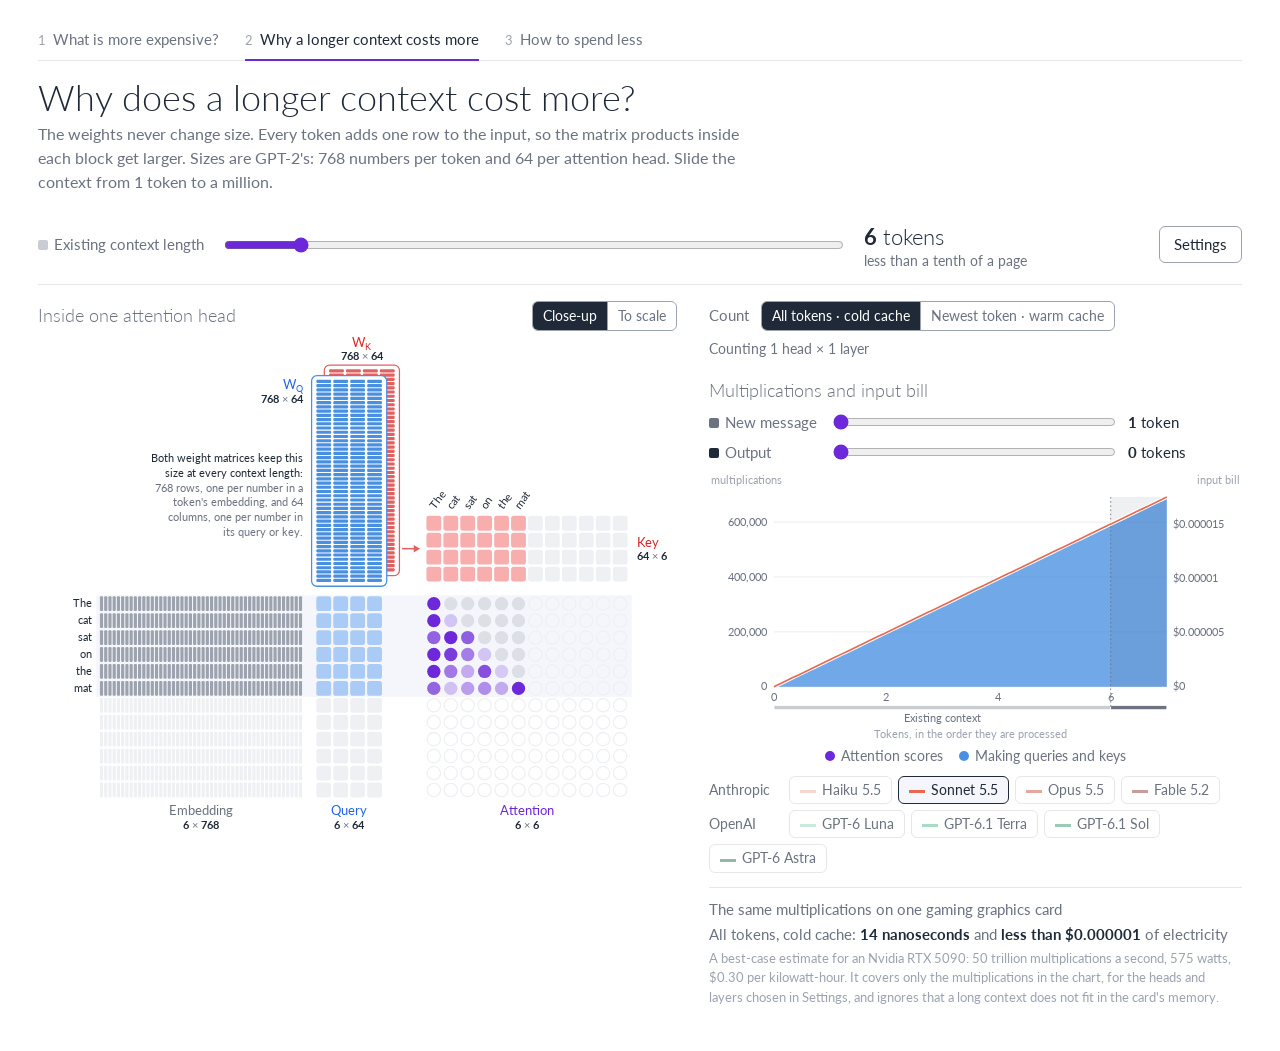
<file: index.html>
<!DOCTYPE html>
<html lang="en">
<head>
<meta charset="utf-8">
<meta name="viewport" content="width=device-width, initial-scale=1">
<title>Why a longer context costs more</title>
<link rel="preconnect" href="https://fonts.googleapis.com">
<link rel="preconnect" href="https://fonts.gstatic.com" crossorigin>
<link href="https://fonts.googleapis.com/css2?family=Lato:wght@300;400;700&display=swap" rel="stylesheet">
<style>
/* Layout: an airy white sheet. Left, one figure: token lanes run left to right
   through Embedding, Query and the Attention dot grid; the fixed weights and
   the Keys sit on top, so every cell is the row to its left times the column
   above it. Right, the two counts and the growth chart. */
:root {
  color-scheme: light;
  --bg: #ffffff;
  --ink: #1f2937;
  --ink-2: #6b7280;
  --ink-3: #9ca3af;
  --rule: #e5e7eb;
  --slot: #eef0f3;
  --lane: #f4f6fb;
  --emb: #9ca3af;
  --q: #4a90e2;
  --q-soft: #a9cbf5;
  --k: #e2605f;
  --k-soft: #f9aeae;
  --att: #6d28d9;
  --warm: #e2b100;
  --m1: #f2a48f; --m2: #e8694f; --m3: #c23e29; --m4: #86261a;
  --m5: #86d3b1; --m6: #3fb37f; --m7: #1e8c5e; --m8: #12603f;
  --bw: #2e9e6b;
  --br: #a9dcc3;
  --mask: #dcdfe6;
  --q-text: #2563eb;
  --k-text: #dc2626;
  --att-text: #6d28d9;
  --font: "Lato", "Segoe UI", "Helvetica Neue", Arial, sans-serif;
}
@media (prefers-color-scheme: dark) {
  :root:not([data-theme="light"]) {
    color-scheme: dark;
    --bg: #14161c;
    --ink: #e8eaf0;
    --ink-2: #a3a9b8;
    --ink-3: #737a8c;
    --rule: #2a2f3a;
    --slot: #20242d;
    --lane: #191c24;
    --emb: #7b8394;
    --q: #2f74c9;
    --q-soft: #27518a;
    --k: #c95252;
    --k-soft: #8f4444;
    --att: #a07be8;
  --warm: #d9ad1c;
  --m1: #f6c0b1; --m2: #ee8a74; --m3: #dc5f49; --m4: #b8432f;
  --m5: #a9e2c8; --m6: #5fc797; --m7: #37a676; --m8: #23825a;
  --bw: #3aa97a;
  --br: #2b5f4a;
    --mask: #333844;
    --q-text: #7fb0ff;
    --k-text: #f58c8c;
    --att-text: #b9a2ff;
  }
}
:root[data-theme="dark"] {
  color-scheme: dark;
  --bg: #14161c;
  --ink: #e8eaf0;
  --ink-2: #a3a9b8;
  --ink-3: #737a8c;
  --rule: #2a2f3a;
  --slot: #20242d;
  --lane: #191c24;
  --emb: #7b8394;
  --q: #2f74c9;
  --q-soft: #27518a;
  --k: #c95252;
  --k-soft: #8f4444;
  --att: #a07be8;
  --warm: #d9ad1c;
  --m1: #f6c0b1; --m2: #ee8a74; --m3: #dc5f49; --m4: #b8432f;
  --m5: #a9e2c8; --m6: #5fc797; --m7: #37a676; --m8: #23825a;
  --bw: #3aa97a;
  --br: #2b5f4a;
  --mask: #333844;
  --q-text: #7fb0ff;
  --k-text: #f58c8c;
  --att-text: #b9a2ff;
}

* { box-sizing: border-box; }
html, body { margin: 0; }
body {
  background: var(--bg);
  color: var(--ink);
  font-family: var(--font);
  font-size: 15px;
  line-height: 1.5;
}
.wrap {
  max-width: 1260px;
  margin: 0 auto;
  padding: 22px 28px 44px;
  display: flex;
  flex-direction: column;
  gap: 16px;
}

/* Navigation between the three pages (the same markup and rules are in site.css) */
.site-nav { display: flex; flex-wrap: wrap; gap: 0 26px; border-bottom: 1px solid var(--rule); font-size: 15px; }
.site-nav a {
  display: inline-flex; align-items: baseline; gap: 7px; padding: 6px 0 8px; margin-bottom: -1px;
  border-bottom: 2px solid transparent; color: var(--ink-2); text-decoration: none;
}
.site-nav a:hover { color: var(--ink); }
.site-nav a[aria-current="page"] { color: var(--ink); border-bottom-color: var(--att); }
.site-nav a:focus-visible { outline: 3px solid var(--q); outline-offset: 2px; }
.site-nav .num { font-size: 13px; color: var(--ink-3); font-variant-numeric: tabular-nums; }

header { display: flex; flex-direction: column; gap: 4px; }
h1 {
  font-weight: 300;
  font-size: clamp(26px, 2.8vw, 36px);
  line-height: 1.15;
  margin: 0;
  text-wrap: balance;
}
.lede { margin: 0; color: var(--ink-2); font-size: 16px; max-width: 80ch; }

/* Controls */
.controls {
  display: flex;
  flex-wrap: wrap;
  align-items: center;
  gap: 10px 18px;
  padding: 10px 0 14px;
  border-bottom: 1px solid var(--rule);
}
.controls label { color: var(--ink-2); }
.controls input[type="range"] {
  flex: 1 1 200px;
  max-width: 620px;
  min-width: 150px;
  accent-color: var(--att);
  height: 24px;
}
.n-out { font-size: 22px; font-weight: 300; font-variant-numeric: tabular-nums; min-width: 9.6em; }
.n-out b { font-weight: 700; }
.n-out .pages { display: block; font-size: 14px; font-weight: 400; color: var(--ink-2); line-height: 1.2; }
.buttons { display: flex; flex-wrap: wrap; gap: 8px; margin-left: auto; }
button {
  font: inherit;
  padding: 6px 14px;
  border-radius: 6px;
  border: 1px solid var(--ink-3);
  background: transparent;
  color: var(--ink);
  cursor: pointer;
}
button.primary { background: var(--att); border-color: var(--att); color: var(--bg); font-weight: 700; }
button:hover:not(:disabled) { background: var(--slot); }
button.primary:hover:not(:disabled) { background: var(--att); filter: brightness(1.12); }
button:disabled { opacity: 0.4; cursor: default; }
button:focus-visible, input:focus-visible { outline: 3px solid var(--q); outline-offset: 2px; }

/* Main */
main {
  display: grid;
  grid-template-columns: minmax(0, 6fr) minmax(0, 5fr);
  gap: 32px;
  align-items: start;
}
.stage-title, .side h2, .below h2 {
  margin: 0;
  font-size: 18px;
  font-weight: 300;
  color: var(--ink-2);
}
.stage { display: flex; flex-direction: column; gap: 6px; max-width: 700px; }
.stage-head { display: flex; flex-wrap: wrap; justify-content: space-between; align-items: center; gap: 8px 16px; }
.seg { display: inline-flex; border: 1px solid var(--ink-3); border-radius: 6px; overflow: hidden; }
.seg button { border: 0; border-radius: 0; padding: 4px 10px; font-size: 13.5px; color: var(--ink-2); white-space: nowrap; }
.seg button + button { border-left: 1px solid var(--ink-3); }
.seg button[aria-pressed="true"] { background: var(--ink); color: var(--bg); }
.seg button:focus-visible { outline-offset: -3px; }
.settings { position: relative; margin-left: auto; }
.settings summary {
  list-style: none; cursor: pointer; padding: 6px 14px; border: 1px solid var(--ink-3); border-radius: 6px; color: var(--ink);
}
.settings summary::-webkit-details-marker { display: none; }
.settings summary:hover, .settings[open] summary { background: var(--slot); }
.settings summary:focus-visible { outline: 3px solid var(--q); outline-offset: 2px; }
.settings-panel {
  position: absolute; right: 0; top: calc(100% + 6px); z-index: 5; width: min(300px, 86vw);
  display: grid; grid-template-columns: 1fr 88px; gap: 10px 12px; align-items: center;
  padding: 14px; background: var(--bg); border: 1px solid var(--rule); border-radius: 8px;
  box-shadow: 0 8px 24px rgba(0, 0, 0, 0.14);
}
.settings-panel .wide, .settings-panel select { grid-column: 1 / -1; }
.settings-panel .wide { margin-bottom: -6px; }
.settings-panel input, .settings-panel select {
  font: inherit; width: 100%; padding: 5px 8px; border: 1px solid var(--ink-3); border-radius: 6px;
  background: var(--bg); color: var(--ink); font-variant-numeric: tabular-nums;
}
.settings-row, .settings-panel .hint { grid-column: 1 / -1; }
.settings-row { display: flex; flex-wrap: wrap; gap: 8px; }
.gpu { margin-top: 14px; padding-top: 10px; border-top: 1px solid var(--rule); display: flex; flex-direction: column; gap: 3px; }
.gpu p { margin: 0; }
.gpu-head { color: var(--ink-2); }
#gpu-lines { font-variant-numeric: tabular-nums; }
#gpu-lines span { color: var(--ink-2); }
#gpu-lines b { font-weight: 700; }
.mult-note { color: var(--ink-2); font-size: 13.5px; font-variant-numeric: tabular-nums; }
.mode { display: flex; flex-wrap: wrap; align-items: center; gap: 8px 12px; }
.mode-label { color: var(--ink-2); }
.warm .xrow.on:not(.new), .warm .mx-q .c.on:not(.new), .warm .mx-k .c.on:not(.new), .warm .mx-a .c.on:not(.new) { opacity: 0.28; }
.s-x { fill: var(--emb); }
.s-wq { fill: var(--q); stroke: var(--bg); stroke-width: 0.8; }
.s-wk { fill: var(--k); }
.s-q { fill: var(--q-soft); }
.s-k { fill: var(--k-soft); }
.s-a { fill: var(--att); fill-opacity: 0.7; }
.s-mask { fill: var(--mask); }
.s-ring { fill: none; stroke: var(--ink-3); stroke-width: 0.8; }
svg { display: block; width: 100%; height: auto; }

.lane { fill: none; }
.lane.on { fill: var(--lane); }
.tok { fill: var(--ink-3); font-family: var(--font); font-size: 10.5px; opacity: 0; }
.tok.on { fill: var(--ink); opacity: 1; }
.tok.hl { font-weight: 700; }
.c { fill: var(--slot); }
.xrow rect { fill: var(--slot); }
.xrow.on rect { fill: var(--emb); }
.mx-wq .wcol rect { fill: var(--q); }
.mx-wk .wcol rect { fill: var(--k); }
.w-card { fill: var(--bg); stroke-width: 1.2; }
.mx-wq .w-card { stroke: var(--q); }
.mx-wk .w-card { stroke: var(--k); }
.mx-q .c.on { fill: var(--q-soft); }
.mx-k .c.on { fill: var(--k-soft); }
.mx-a .c { fill: none; stroke: var(--slot); stroke-width: 1.2; }
.mx-a .c.on { fill: var(--att); stroke: none; }
.mx-a .c.on.masked { fill: var(--mask); }
.focus .c.on, .focus .xrow.on, .focus .wcol { opacity: 0.22; }
.focus .c.hl, .focus .xrow.hl, .focus .wcol.hl { opacity: 1; }
.mx-q .c.res, .mx-k .c.res, .mx-a .c.res { stroke: var(--ink); stroke-width: 1.6; }
.w-frame { fill: none; stroke-width: 1.2; }
.w-frame.q { stroke: var(--q); }
.w-frame.k { stroke: var(--k); }
.turn { fill: none; stroke: var(--k); stroke-width: 1.4; }
.turn-head { fill: var(--k); }
.fig-note { fill: var(--ink-2); font-family: var(--font); font-size: 10.5px; }
.fig-note.strong { fill: var(--ink); }
.band { fill: var(--lane); }
.cross { fill: var(--bg); stroke: var(--ink); stroke-width: 1.4; }
.anno { fill: var(--ink-2); font-family: var(--font); font-size: 11.5px; }
.m-name { font-family: var(--font); font-size: 12.5px; }
.m-shape { fill: var(--ink-2); font-family: var(--font); font-size: 10.5px; }
.m-shape .n { fill: var(--ink); font-weight: 700; }
.name-emb { fill: var(--ink-2); }
.name-q { fill: var(--q-text); }
.name-k { fill: var(--k-text); }
.name-a { fill: var(--att-text); }
.hint { margin: 0; font-size: 13px; color: var(--ink-3); max-width: 70ch; }

/* Side */
.side { display: flex; flex-direction: column; gap: 18px; min-width: 0; }
.tiles { display: grid; grid-template-columns: repeat(2, minmax(0, 1fr)); gap: 20px; }
.tile { display: flex; flex-direction: column; }
.tile-label { font-size: 15px; color: var(--ink-2); }
.tile-label.q { color: var(--q-text); }
.tile-label.a { color: var(--att-text); }
.tile-value {
  font-weight: 300;
  font-size: clamp(28px, 3vw, 38px);
  line-height: 1.2;
  font-variant-numeric: tabular-nums;
}
.tile-sub { color: var(--ink-2); font-size: 13.5px; font-variant-numeric: tabular-nums; }
.tile-sub b { color: var(--ink); }
.readout {
  margin: 0;
  color: var(--ink-2);
  min-height: 3em;
}
.readout b { color: var(--ink); font-variant-numeric: tabular-nums; }
.chart-head { display: flex; flex-wrap: wrap; justify-content: space-between; align-items: center; gap: 4px 16px; margin-bottom: 4px; }
.legend { display: flex; flex-wrap: wrap; justify-content: center; gap: 4px 16px; margin-top: 4px; font-size: 13.5px; color: var(--ink-2); }
.swatch { display: inline-block; width: 10px; height: 10px; border-radius: 50%; margin-right: 6px; }
.sw-q { background: var(--q); }
.sw-a { background: var(--att); }
.chart-box { position: relative; }
.grid line { stroke: var(--rule); stroke-width: 1; }
.axis text { fill: var(--ink-2); font-family: var(--font); font-size: 13.5px; }
.axis .title { fill: var(--ink-3); }
.dlabel { fill: var(--ink); font-family: var(--font); font-size: 11.5px; font-weight: 700; }
.line { fill: none; stroke-width: 2; stroke-linejoin: round; stroke-linecap: round; }
.line.q { stroke: var(--q); }
.line.a { stroke: var(--att); }
.guide { stroke: var(--ink-3); stroke-width: 1; stroke-dasharray: 3 3; }
.area.a { fill: var(--att); fill-opacity: 0.72; }
.area.q { fill: var(--q); fill-opacity: 0.78; }
.area.w { fill: var(--warm); fill-opacity: 0.6; stroke: var(--warm); stroke-width: 1; }
.sw-w { background: var(--warm); }
.bill-halo { fill: none; stroke: var(--bg); stroke-width: 4.5; stroke-linejoin: round; }
.bill-line { fill: none; stroke-width: 2; stroke-linejoin: round; }
.sw-ln { width: 16px; height: 0; border-radius: 0; background: none; border-top: 3px solid; vertical-align: middle; }
.models { display: flex; flex-direction: column; gap: 6px; margin-top: 10px; }
.chart-sliders {
  display: grid; grid-template-columns: auto minmax(110px, 1fr) 7.6em; gap: 2px 14px; align-items: center;
  margin: 2px 0 6px; color: var(--ink-2);
}
.chart-sliders input[type="range"] { width: 100%; min-width: 0; accent-color: var(--att); height: 24px; }
.sw-part { border-radius: 2px; }
.sw-part.ctx, .part-bar.ctx { background: var(--ink-3); fill: var(--ink-3); opacity: 0.55; }
.sw-part.msg, .part-bar.msg { background: var(--ink-2); fill: var(--ink-2); }
.sw-part.out, .part-bar.out { background: var(--ink); fill: var(--ink); }
.part.msg { fill: var(--ink); fill-opacity: 0.07; }
.part.out { fill: var(--ink); fill-opacity: 0.15; }
.part-line { stroke: var(--ink-2); stroke-width: 1; stroke-dasharray: 2 3; }
.part-label { fill: var(--ink-2); font-family: var(--font); font-size: 13.5px; }
.chart-sliders output { font-variant-numeric: tabular-nums; color: var(--ink); }
.model-row { display: flex; flex-wrap: wrap; align-items: center; gap: 6px; }
.model-row .mode-label { min-width: 74px; font-size: 13.5px; }
.model-btn { padding: 3px 10px; font-size: 13.5px; color: var(--ink-2); border-color: var(--rule); }
.model-btn[aria-pressed="true"] { color: var(--ink); border-color: var(--ink); background: var(--lane); }
.model-btn[aria-pressed="false"] .sw-ln { opacity: 0.45; }
.warm-line { fill: none; stroke: var(--ink); stroke-width: 2; stroke-linejoin: round; }
.sw-line { width: 14px; height: 0; border-radius: 0; border-top: 2px solid var(--ink); vertical-align: middle; }
.area.bw { fill: var(--bw); fill-opacity: 0.9; }
.area.br { fill: var(--br); }
.sw-bw { background: var(--bw); }
.sw-br { background: var(--br); }
.bill-total { font-weight: 700; color: var(--ink); font-variant-numeric: tabular-nums; }
.edge { fill: none; stroke: var(--bg); stroke-width: 1.5; }
.axis-title { fill: var(--ink-3); font-family: var(--font); font-size: 13.5px; }

/* Below */
.below {
  display: grid;
  grid-template-columns: minmax(0, 1fr) minmax(0, 1fr);
  gap: 36px;
  align-items: start;
  padding-top: 18px;
  border-top: 1px solid var(--rule);
}
.below h2 { margin-bottom: 8px; }
.table-wrap { overflow-x: auto; }
table { border-collapse: collapse; width: 100%; font-size: 14.5px; }
th, td { text-align: right; padding: 6px 0 6px 16px; border-bottom: 1px solid var(--rule); white-space: nowrap; font-variant-numeric: tabular-nums; }
th:first-child, td:first-child { text-align: left; padding-left: 0; }
th { font-weight: 400; color: var(--ink-2); font-size: 13px; }
tr:last-child td { border-bottom: 0; }
.fine { margin: 8px 0 0; color: var(--ink-2); font-size: 13.5px; max-width: 65ch; }
.notes { margin: 0; padding-left: 18px; color: var(--ink-2); display: flex; flex-direction: column; gap: 6px; max-width: 65ch; }

@media (max-width: 760px) {
  main, .below { grid-template-columns: minmax(0, 1fr); }
  .buttons { margin-left: 0; }
}
@media (max-width: 420px) {
  .wrap { padding: 16px 16px 32px; }
  .tiles { grid-template-columns: minmax(0, 1fr); }
}
</style>
</head>
<body>
<div class="wrap">

  <nav class="site-nav" aria-label="Pages">
    <a href="question.html"><span class="num">1</span>What is more expensive?</a>
    <a href="index.html" aria-current="page"><span class="num">2</span>Why a longer context costs more</a>
    <a href="options.html"><span class="num">3</span>How to spend less</a>
  </nav>

  <header>
    <h1>Why does a longer context cost more?</h1>
    <p class="lede">The weights never change size. Every token adds one row to the input, so the matrix products inside each block get larger. Sizes are <span id="lede-sizes">GPT-2's: 768 numbers per token and 64 per attention head</span>. Slide the context from 1 token to a million.</p>
  </header>

  <section class="controls" aria-label="Controls">
    <label for="ctx-length"><span class="swatch sw-part ctx"></span>Existing context length</label>
    <input type="range" id="ctx-length" min="0" max="44" step="1" value="5">
    <output class="n-out" id="ctx-out" for="ctx-length"><b>6</b> tokens<span class="pages">less than a tenth of a page</span></output>
    <details class="settings" id="settings">
      <summary>Settings</summary>
      <div class="settings-panel">
        <label for="set-size" class="wide">Numbers per token × per head</label>
        <select id="set-size">
          <option value="gpt2">GPT-2: 768 × 64</option>
          <option value="opus">Opus 5.5 guess: 8,192 × 128</option>
        </select>
        <label for="set-heads">Heads per layer</label>
        <input type="number" id="set-heads" min="1" max="256" step="1" value="1">
        <label for="set-layers">Layers</label>
        <input type="number" id="set-layers" min="1" max="256" step="1" value="1">
        <div class="settings-row">
          <button type="button" id="set-gpt2">GPT-2: 12 × 12</button>
          <button type="button" id="set-opus">Opus 5.5 guess: 64 × 100</button>
          <button type="button" id="set-one">One head</button>
        </div>
        <p class="hint">Every head in every layer repeats both products with its own weights. The counts and the chart are multiplied; the figure still shows one head. Anthropic does not publish the sizes of Opus 5.5; these are a guess based on open models from 2026.</p>
      </div>
    </details>
  </section>

  <main>
    <section class="stage" aria-label="The matrix products inside one attention head">
      <div class="stage-head">
        <h2 class="stage-title">Inside one attention head</h2>
        <div class="seg" role="group" aria-label="View">
          <button type="button" id="view-cells" aria-pressed="true">Close-up</button>
          <button type="button" id="view-scale" aria-pressed="false">To scale</button>
        </div>
      </div>
      <svg id="fig" viewBox="0 0 604 472" role="img" aria-label="The embedding times the fixed weights W Q gives the queries, and times W K gives the keys; every query times every key gives the attention grid. The weights keep their size while the other blocks grow with the context."></svg>
      
    </section>

    <div class="side">
      <div class="mode">
        <span class="mode-label" id="mode-label">Count</span>
        <div class="seg" role="group" aria-labelledby="mode-label">
          <button type="button" id="mode-cold" aria-pressed="true">All tokens · cold cache</button>
          <button type="button" id="mode-warm" aria-pressed="false">Newest token · warm cache</button>
        </div>
        <span class="mult-note" id="mult-note">Counting 1 head × 1 layer</span>
      </div>
      <section aria-label="Growth chart">
        <div class="chart-head">
          <h2 id="chart-title">Multiplications and input bill</h2>
        </div>
        <div class="chart-sliders">
          <label for="msg-length"><span class="swatch sw-part msg"></span>New message</label>
          <input type="range" id="msg-length" min="0" max="13" step="1" value="0">
          <output id="msg-out" for="msg-length"><b>1</b> token</output>
          <label for="out-length"><span class="swatch sw-part out"></span>Output</label>
          <input type="range" id="out-length" min="0" max="13" step="1" value="0">
          <output id="out-out" for="out-length"><b>0</b> tokens</output>
        </div>
        <div class="chart-box">
          <svg id="svg-chart" viewBox="0 0 640 324" role="img" aria-label="Chart with two vertical axes against the position in the conversation, which runs through the existing context, the new message and the output. Areas on the left axis: running total of multiplications for queries and keys and for attention scores. Lines on the right axis: running total of the bill of the chosen models."></svg>
        </div>
        <div class="legend">
          <span><span class="swatch sw-a"></span>Attention scores</span>
          <span><span class="swatch sw-q"></span>Making queries and keys</span>
          <span id="leg-warm" style="display:none"><span class="swatch sw-w"></span><span id="leg-warm-text">Newest token, warm cache</span></span>
        </div>
        <div class="models" id="model-buttons" aria-label="Models whose bill is drawn"></div>
        <div class="gpu" id="gpu" aria-live="polite">
          <p class="gpu-head">The same multiplications on one gaming graphics card</p>
          <p id="gpu-lines"></p>
          <p class="hint" id="gpu-hint"></p>
        </div>
      </section>

    </div>
  </main>

</div>

<script>
(function () {
  "use strict";
  /* DM numbers per token, DH per head; Settings switches them between the entries of SIZES.
     The close-up always draws CM by CH cells (1 of every 16 at GPT-2 sizes) and only its labels change. */
  var MAX = 12, DM = 768, DH = 64, CM = 48, CH = 4, START = 6;
  var SIZES = {
    gpt2: { dm: 768, dh: 64, heads: 12, layers: 12, lede: "GPT-2's" },
    opus: { dm: 8192, dh: 128, heads: 64, layers: 100, lede: "a guess at Claude Opus 5.5" }
  };
  var STOPS = [1, 2, 3, 4, 5, 6, 7, 8, 9, 10, 11, 12, 16, 24, 32, 48, 64, 96, 128, 192, 256, 384, 512, 768,
               1024, 1536, 2048, 3072, 4096, 6144, 8192, 12288, 16384, 24576, 32768, 49152, 65536, 98304,
               131072, 196608, 262144, 393216, 524288, 786432, 1048576];
  var NMAX = STOPS[STOPS.length - 1];
  var P = 16, M = 4;                       /* close-up pitch per token / head cell, and per embedding bar */
  var WORDS = ["The", "cat", "sat", "on", "the", "mat", "because", "it", "was", "tired", "and", "warm"];
  /* geometry of the figure, in viewBox units */
  var XX = 58, QX = 262, WKX = QX + 12, AX = 366, WYQ = 40, WYK = 30, ROWY = 244, KTY = ROWY - 12 - CH * P, SIDE = 192;
  var NS = "http://www.w3.org/2000/svg";
  var fmt = new Intl.NumberFormat("en-US");
  var $ = function (id) { return document.getElementById(id); };
  var reduced = window.matchMedia && window.matchMedia("(prefers-reduced-motion: reduce)").matches;
  var costW = function (n) { return 2 * n * DM * DH; };
  function el(name, attrs, parent) {
    var node = document.createElementNS(NS, name);
    for (var k in attrs) node.setAttribute(k, attrs[k]);
    if (parent) parent.appendChild(node);
    return node;
  }
  function word(i) { return "“" + WORDS[i] + "”"; }
  function nearestStop(n) {
    var best = 0, d = Infinity;
    for (var i = 0; i < STOPS.length; i++) {
      var di = Math.abs(Math.log(STOPS[i]) - Math.log(n));
      if (di < d) { d = di; best = i; }
    }
    return best;
  }
  function nextStop(n) { for (var i = 0; i < STOPS.length; i++) if (STOPS[i] > n) return STOPS[i]; return null; }
  function prevStop(n) { for (var i = STOPS.length - 1; i >= 0; i--) if (STOPS[i] < n) return STOPS[i]; return null; }

  var state = { n: START, pref: "cells", mode: "cold", shown: "cold", heads: 1, layers: 1, msg: 1, out: 0, lastView: null, anim: null, run: 0,
                hoverQ: null, hoverK: null, hoverA: null };
  /* The conversation is a sequence: state.n tokens of existing context, then the new message
     (state.msg tokens), then the output (state.out tokens). The chart's horizontal axis is the
     position x in that sequence, and every curve is the running total up to x.
     cold cache: all x tokens so far are computed. warm cache: the existing context is read from
     the cache, so only the tokens after it are computed. Each computed token makes its query and
     key and is scored against the x tokens so far, so the counts include the masked part of the grid.
     Every head in every layer repeats both products, so the settings multiply the counts. */
  var total = function () { return state.n + state.msg + state.out; };
  var computed = function (x, mode) { return mode === "warm" ? Math.max(0, x - state.n) : x; };
  var multW = function (x, mode) { return state.heads * state.layers * costW(computed(x, mode)); };
  var multS = function (x, mode) { return state.heads * state.layers * computed(x, mode) * x * DH; };
  /* "both" draws the cold case as the areas and the warm case as a line on the same axes */
  /* drawn mode: with both cases off, the last one shown is still drawn while it sinks to zero */
  var drawn = function () { return state.mode === "none" ? state.shown : state.mode; };
  var prim = function () { return drawn() === "warm" ? "warm" : "cold"; };
  var coldOn = function () { return state.mode === "cold" || state.mode === "both"; };
  var warmOn = function () { return state.mode === "warm" || state.mode === "both"; };
  var fW = function (n) { return multW(n, prim()); };
  var fS = function (n) { return multS(n, prim()); };
  function view() { return state.n > MAX ? "scale" : state.pref; }

  /* illustrative attention weights: one shade per pair a token may see */
  var seed = 20261115;
  function rnd() {
    seed |= 0; seed = seed + 0x6D2B79F5 | 0;
    var t = Math.imul(seed ^ seed >>> 15, 1 | seed);
    t = t + Math.imul(t ^ t >>> 7, 61 | t) ^ t;
    return ((t ^ t >>> 14) >>> 0) / 4294967296;
  }
  var shade = [];
  for (var wi = 0; wi < MAX; wi++) {
    var raw = [], top = 0;
    for (var wj = 0; wj <= wi; wj++) { var v = Math.exp(rnd() * 3.2); raw.push(v); if (v > top) top = v; }
    shade.push(raw.map(function (x) { return 0.16 + 0.84 * x / top; }));
  }

  var svg = $("fig");
  var fig = el("g", {}, svg);              /* close-up: every cell drawn */
  var sc = el("g", {}, svg);               /* to scale: blocks */

  /* ================= close-up ================= */
  var lanes = [], rowLab = [], colLab = [];
  var r, c;
  for (r = 0; r < MAX; r++) {
    lanes.push(el("rect", { "class": "lane", x: XX - 3, y: ROWY + r * P, width: AX + MAX * P - XX + 6, height: P }, fig));
  }
  for (r = 0; r < MAX; r++) {
    var t = el("text", { "class": "tok", x: XX - 7, y: ROWY + r * P + 11.5, "text-anchor": "end" }, fig);
    t.textContent = WORDS[r]; rowLab.push(t);
    var cxm = AX + r * P + 9, cym = KTY - 5;
    var u = el("text", { "class": "tok", x: cxm, y: cym, transform: "rotate(-52 " + cxm + " " + cym + ")" }, fig);
    u.textContent = WORDS[r]; colLab.push(u);
  }
  var gX = el("g", { "class": "mx-x" }, fig), xrows = [];
  for (r = 0; r < MAX; r++) {
    var gr = el("g", { "class": "xrow" }, gX);
    for (c = 0; c < CM; c++) el("rect", { x: XX + c * M + 0.5, y: ROWY + r * P + 1, width: M - 1, height: P - 2, rx: 1 }, gr);
    xrows.push(gr);
  }
  /* each weight matrix is a card; W_K sits behind W_Q, shifted up and to the right */
  var gW = el("g", {}, fig);
  function weights(x0, y0, cls) {
    var g = el("g", { "class": cls }, gW), cols = [];
    el("rect", { "class": "w-card", x: x0 - 3.5, y: y0 - 3.5, width: CH * P + 7, height: CM * M + 7, rx: 5 }, g);
    for (var cc = 0; cc < CH; cc++) {
      var gc = el("g", { "class": "wcol" }, g);
      for (var kk = 0; kk < CM; kk++) el("rect", { x: x0 + cc * P + 1, y: y0 + kk * M + 0.5, width: P - 2, height: M - 1, rx: 1 }, gc);
      cols.push(gc);
    }
    cols.g = g;
    return cols;
  }
  var WK = weights(WKX, WYK, "mx-wk"), WQ = weights(QX, WYQ, "mx-wq");

  function matrix(x0, y0, rows, cols, cls, tag) {
    var g = el("g", { "class": cls }, fig), cells = [];
    for (var rr = 0; rr < rows; rr++) {
      cells.push([]);
      for (var cc = 0; cc < cols; cc++) {
        var a = { "class": "c", x: x0 + cc * P + 1, y: y0 + rr * P + 1, width: P - 2, height: P - 2, rx: 2.5 };
        if (tag) { a["data-m"] = tag; a["data-r"] = rr; a["data-c"] = cc; }
        cells[rr].push(el("rect", a, g));
      }
    }
    cells.g = g;
    return cells;
  }
  var Q = matrix(QX, ROWY, MAX, CH, "mx-q", "q");
  var KT = matrix(AX, KTY, CH, MAX, "mx-k", "k");
  var A = []; A.g = el("g", { "class": "mx-a" }, fig);
  for (r = 0; r < MAX; r++) {
    A.push([]);
    for (c = 0; c < MAX; c++) {
      A[r].push(el("circle", { "class": "c", cx: AX + c * P + 8, cy: ROWY + r * P + 8, r: 6.3,
                               "data-m": "a", "data-r": r, "data-c": c }, A.g));
    }
  }
  /* W_K produces the keys */
  var ay = KTY + CH * P / 2, ax0 = WKX + CH * P + 6, ax1 = AX - 5;
  el("path", { "class": "turn", d: "M" + ax0 + " " + ay + " L" + (ax1 - 5) + " " + ay }, fig);
  el("path", { "class": "turn-head", d: "M" + ax1 + " " + ay + " l-6 -3.5 v7 z" }, fig);

  /* a two-line label: coloured name (with optional subscripts) above a shape line */
  function label(parent, cls, parts) {
    var t1 = el("text", { "class": "m-name " + cls }, parent), down = false;
    parts.forEach(function (p) {
      if (p.charAt(0) === "_") {
        el("tspan", { dy: 3, "font-size": 8.5 }, t1).textContent = p.slice(1); down = true;
      } else {
        var ts = el("tspan", down ? { dy: -3 } : {}, t1); ts.textContent = p; down = false;
      }
    });
    return { name: t1, shape: el("text", { "class": "m-shape" }, parent) };
  }
  function place(lb, x, y, anchor) {
    lb.name.setAttribute("x", x); lb.name.setAttribute("y", y); lb.name.setAttribute("text-anchor", anchor);
    lb.shape.setAttribute("x", x); lb.shape.setAttribute("y", y + 13); lb.shape.setAttribute("text-anchor", anchor);
  }
  function shape(lb, parts) {
    var node = lb.shape;
    while (node.firstChild) node.removeChild(node.firstChild);
    parts.forEach(function (p) {
      var ts = el("tspan", typeof p === "number" ? { "class": "n" } : {}, node);
      ts.textContent = typeof p === "number" ? fmt.format(p) : p;
    });
  }
  var BOT = ROWY + MAX * P + 16;
  var cX = label(fig, "name-emb", ["Embedding"]), cQ = label(fig, "name-q", ["Query"]);
  var cA = label(fig, "name-a", ["Attention"]), cK = label(fig, "name-k", ["Key"]);
  var cWQ = label(fig, "name-q", ["W", "_Q"]), cWK = label(fig, "name-k", ["W", "_K"]);
  place(cX, XX + CM * M / 2, BOT, "middle"); place(cQ, QX + 32, BOT, "middle");
  place(cA, AX + MAX * P / 2, BOT, "middle"); place(cK, AX + MAX * P + 8, KTY + 30, "start");
  place(cWQ, QX - 12, WYQ + 9, "end"); place(cWK, WKX + 32, 9, "middle");
  var wNote = [["Both weight matrices keep this", "fig-note strong"], ["size at every context length:", "fig-note strong"],
   ["", "fig-note"], ["", "fig-note"],
   ["columns, one per number in", "fig-note"], ["its query or key.", "fig-note"]].map(function (ln, i) {
    var tx = el("text", { "class": ln[1], x: QX - 12, y: WYQ + 78 + i * 14, "text-anchor": "end" }, fig);
    tx.textContent = ln[0];
    return tx;
  });

  /* ================= to scale ================= */
  function block(cls) { return el("rect", { "class": cls, rx: 0.8 }, sc); }
  var sX = block("s-x"), sWK = block("s-wk"), sWQ = block("s-wq"), sQ = block("s-q"), sK = block("s-k"), sA = block("s-a");
  var sMask = el("polygon", { "class": "s-mask" }, sc);
  var lX = label(sc, "name-emb", ["Embedding"]), lQ = label(sc, "name-q", ["Query"]);
  var lA = label(sc, "name-a", ["Attention"]), lK = label(sc, "name-k", ["Key"]);
  var lW = label(sc, "name-q", ["W", "_Q", ", W", "_K"]);
  /* every label that states the weight sizes; called again when Settings changes them */
  function sizeLabels(name) {
    shape(cWQ, [DM, " × ", DH]); shape(cWK, [DM, " × ", DH]);
    shape(lW, [DM, " × ", DH, " each"]);
    wNote[2].textContent = fmt.format(DM) + " rows, one per number in a";
    wNote[3].textContent = "token's embedding, and " + DH;
    $("lede-sizes").textContent = name + ": " + fmt.format(DM) + " numbers per token and " + DH + " per attention head";
  }
  sizeLabels(SIZES.gpt2.lede);
  var sNote = [0, 1, 2].map(function (i) {
    return el("text", { "class": i === 0 ? "fig-note strong" : "fig-note", x: 4, y: 48 + i * 14 }, sc);
  });
  function setRect(node, x, y, w, h) {
    node.setAttribute("x", x.toFixed(2)); node.setAttribute("y", y.toFixed(2));
    node.setAttribute("width", w.toFixed(2)); node.setAttribute("height", h.toFixed(2));
  }
  /* one unit of length is one number or one token; the longest side fills the picture */
  function drawScale(nn) {
    var p = SIDE / Math.max(nn, DM);
    var vis = function (v) { return Math.max(v, 1.6); };
    var tok = vis(nn * p), mod = vis(DM * p), head = vis(DH * p);
    var wy = ROWY - 12 - mod, off = Math.max(2.4, Math.min(8, head * 0.5));
    setRect(sX, QX - 12 - mod, ROWY, mod, tok);
    setRect(sQ, QX, ROWY, head, tok);
    setRect(sWK, QX + off, wy - off, head, mod);
    setRect(sWQ, QX, wy, head, mod);
    setRect(sK, AX, ROWY - 12 - head, tok, head);
    setRect(sA, AX, ROWY, tok, tok);
    sMask.setAttribute("points", tok >= 4
      ? AX + "," + ROWY + " " + (AX + tok).toFixed(2) + "," + ROWY + " " + (AX + tok).toFixed(2) + "," + (ROWY + tok).toFixed(2)
      : "");
    place(lX, QX - 12, ROWY + tok + 15, "end");
    place(lQ, QX, ROWY + tok + 15, "start");
    place(lA, AX, ROWY + tok + 15, "start");
    place(lK, AX, ROWY - 12 - head - 19, "start");
    place(lW, QX - 9, Math.min(wy + mod / 2, ROWY - 38), "end");
  }
  var disp = { n: START, target: START, raf: 0 };
  function tweenTo(n) {
    cancelAnimationFrame(disp.raf);
    disp.target = n;
    if (reduced) { disp.n = n; drawScale(n); return; }
    var from = Math.log(disp.n), to = Math.log(n), t0 = null;
    function step(now) {
      if (t0 === null) t0 = now;
      var f = Math.min(1, (now - t0) / 340);
      var e = f < 0.5 ? 2 * f * f : 1 - Math.pow(-2 * f + 2, 2) / 2;
      disp.n = Math.exp(from + (to - from) * e);
      drawScale(disp.n);
      if (f < 1) disp.raf = requestAnimationFrame(step);
    }
    disp.raf = requestAnimationFrame(step);
  }

  function money(v) {
    if (v === 0) return "$0";
    if (v >= 100) return "$" + fmt.format(Math.round(v));
    if (v >= 1) return "$" + v.toFixed(2);
    var t = String(parseFloat(v.toPrecision(2)));
    if (t.indexOf("e") >= 0) t = v.toFixed(9).replace(/0+$/, "");
    return "$" + ((t.split(".")[1] || "").length < 2 ? parseFloat(t).toFixed(2) : t);
  }
  var warmMult = function (n) { return multW(n, "warm") + multS(n, "warm"); };

  /* How much text n tokens are: a page of about 500 words is PAGE tokens (the same figure as in scenarios.js). */
  var PAGE = 650;
  function pagesOf(n) {
    var p = n / PAGE;
    if (p < 0.095) return "less than a tenth of a page";
    if (p < 9.95) { var t = p.toFixed(1); return "about " + t + (t === "1.0" ? " page" : " pages") + " of text"; }
    return "about " + fmt.format(Math.round(p)) + " pages of text";
  }

  /* ---------- the same multiplications on one gaming graphics card ---------- */
  /* An estimate of the best case, checked on 16 November 2026. An Nvidia GeForce RTX 5090 is rated
     at roughly 100 trillion single-precision operations a second and 575 watts. In a matrix product
     every multiplication comes with one addition, so that is 50 trillion multiplications a second.
     Real programs reach less than the rating, and memory is ignored: the attention grid of a long
     context would not fit on the card. price: US dollars per kilowatt-hour of electricity. */
  var GPU = { name: "Nvidia RTX 5090", rate: 5e13, watts: 575, price: 0.30 };
  function duration(sec) {
    var steps = [[31557600, "year"], [86400, "day"], [3600, "hour"], [60, "minute"], [1, "second"],
                 [1e-3, "millisecond"], [1e-6, "microsecond"], [1e-9, "nanosecond"]];
    for (var i = 0; i < steps.length; i++) {
      if (sec >= steps[i][0] || i === steps.length - 1) {
        var v = sec / steps[i][0], t = v >= 100 ? fmt.format(Math.round(v)) : String(parseFloat(v.toPrecision(2)));
        return t + " " + steps[i][1] + (t === "1" ? "" : "s");
      }
    }
  }
  function gpuLine(label, mode) {
    var mult = multW(total(), mode) + multS(total(), mode), sec = mult / GPU.rate;
    var cost = sec * GPU.watts / 3.6e6 * GPU.price;
    return "<span>" + label + ":</span> <b>" + duration(sec) + "</b> <span>and</span> <b>" +
      (cost < 1e-6 ? "less than $0.000001" : money(cost)) + "</b> <span>of electricity</span>";
  }
  function renderGpu() {
    var one = state.msg === 1 && state.out === 0, lines = [];
    if (coldOn()) lines.push(gpuLine("All tokens, cold cache", "cold"));
    if (warmOn()) lines.push(gpuLine((one ? "Newest token" : "New tokens") + ", warm cache", "warm"));
    $("gpu").style.display = lines.length ? "" : "none";
    $("gpu-lines").innerHTML = lines.join("<br>");
    $("gpu-hint").textContent = "A best-case estimate for an " + GPU.name + ": " + fmt.format(GPU.rate / 1e12) +
      " trillion multiplications a second, " + GPU.watts + " watts, $" + GPU.price.toFixed(2) + " per kilowatt-hour. " +
      "It covers only the multiplications in the chart, for the heads and layers chosen in Settings, and ignores that a long context does not fit in the card's memory.";
  }

  /* ---------- price lists: US dollars per million tokens, checked on 16 November 2026 ---------- */
  /* write: input written to the cache. read: input read from the cache. out: output.
     tier: above this many input tokens the whole request is billed at `mult` times the input
     rates and `omult` times the output rate. */
  var MODELS = [
    { id: "haiku", name: "Haiku 5.5", maker: "Anthropic", write: 0.125, read: 0.01, out: 0.5, tier: 100000, mult: 5, omult: 5 },
    { id: "sonnet", name: "Sonnet 5.5", maker: "Anthropic", write: 2.5, read: 0.10, out: 10 },
    { id: "opus", name: "Opus 5.5", maker: "Anthropic", write: 5, read: 0.20, out: 20 },
    { id: "fable", name: "Fable 5.2", maker: "Anthropic", write: 10, read: 0.20, out: 40 },
    { id: "luna", name: "GPT-6 Luna", maker: "OpenAI", write: 0.125, read: 0.01, out: 0.5, tier: 272000, mult: 2, omult: 1.5 },
    { id: "terra", name: "GPT-6.1 Terra", maker: "OpenAI", write: 1.25, read: 0.05, out: 5, tier: 272000, mult: 2, omult: 1.5 },
    { id: "sol", name: "GPT-6.1 Sol", maker: "OpenAI", write: 2.5, read: 0.10, out: 10, tier: 272000, mult: 2, omult: 1.5 },
    { id: "astra", name: "GPT-6 Astra", maker: "OpenAI", write: 12.5, read: 1, out: 50, tier: 272000, mult: 2, omult: 1.5 }
  ];
  MODELS.forEach(function (m, i) { m.color = "var(--m" + (i + 1) + ")"; m.on = m.id === "sonnet"; });
  /* Running bill up to position x. cold: every input token is written to the cache. warm: the
     existing context is read from the cache and only the new message is written. Output is billed
     at the output rate in both. The long-prompt tier depends on the whole input, so it applies to
     the whole line or not at all. */
  function billAt(m, x, warm) {
    var inEnd = state.n + state.msg, t = m.tier && inEnd > m.tier;
    var cached = warm ? Math.min(x, state.n) : 0;
    var written = Math.min(x, inEnd) - cached;
    var outTok = Math.max(0, x - inEnd);
    return ((cached * m.read + written * m.write) * (t ? m.mult : 1) + outTok * m.out * (t ? m.omult : 1)) / 1e6;
  }
  function billCold(m, x) { return billAt(m, x, false); }
  function billWarm(m, x) { return billAt(m, x, true); }

  /* ---------- chart: stacked, linear axes; the horizontal axis runs through the existing context,
     the new message and the output, and always ends at their sum ---------- */
  var C = { w: 640, h: 324, l: 78, r: 90, t: 30, b: 66 };
  var chart = $("svg-chart");
  /* while an axis eases to a smaller range, marks that overshoot are cut at the plot edge */
  var clipDef = el("clipPath", { id: "plot-clip" }, el("defs", {}, chart));
  el("rect", { x: C.l - 6, y: C.t - 6, width: C.w - C.l - C.r + 12, height: C.h - C.b - C.t + 12 }, clipDef);
  var gGrid = el("g", { "class": "grid" }, chart);
  var areaA = el("path", { "class": "area a" }, chart);
  var areaQ = el("path", { "class": "area q" }, chart);
  var edge = el("path", { "class": "edge" }, chart);
  var areaWarm = el("path", { "class": "area w" }, chart);
  var gParts = el("g", {}, chart);          /* the three parts of the horizontal axis */
  var gAxis = el("g", { "class": "axis" }, chart);
  var gAxisR = el("g", { "class": "axis" }, chart);
  var gBill = el("g", {}, chart);
  var capL = el("text", { "class": "axis-title", x: 2, y: 14 }, chart);
  /* large left-axis ticks are written in the unit named in the axis title, so the labels stay short */
  var UNITS = [[1e18, "quintillions"], [1e15, "quadrillions"], [1e12, "trillions"], [1e9, "billions"], [1e6, "millions"]];
  var capR = el("text", { "class": "axis-title", x: C.w - 2, y: 14, "text-anchor": "end" }, chart);
  [areaA, areaQ, edge, areaWarm, gBill].forEach(function (e) { e.setAttribute("clip-path", "url(#plot-clip)"); });
  el("text", { "class": "axis-title", x: (C.l + C.w - C.r) / 2, y: C.h - 5, "text-anchor": "middle" }, chart).textContent = "Tokens, in the order they are processed";
  /* displayed scales: xm for the horizontal axis, yl and yr for the two vertical ones.
     kl and kr hold the vertical axes at their previous scale while they ease to a new one. */
  /* rise: 0 with both cases off, 1 when a case is shown; the marks grow and sink with it */
  var cur = { xm: START + 1, target: START + 1, yl: 0, yr: 0, kl: 1, kr: 1, rise: 1, riseTarget: 1 };
  var gone = function () { return state.mode === "none" && cur.rise <= 0.001; };
  /* with a warm cache nothing is computed inside the existing context; while the axis is still
     easing through it, use the scale it will end on */
  var yShown = function (xm) { var v = fW(xm) + fS(xm); return v > 0 ? v : fW(cur.target) + fS(cur.target); };
  /* with nothing shown the left axis runs from 0 to 1 */
  var yLeft = function (xm) { return state.mode === "none" ? 1 : yShown(xm); };
  var yRight = function (xm) {
    var bm = 0, cold = drawn() !== "warm";
    if (!gone()) MODELS.forEach(function (m) { if (m.on) bm = Math.max(bm, cold ? billCold(m, xm) : billWarm(m, xm)); });
    return bm;
  };
  var sx = function (n) { return C.l + n / cur.xm * (C.w - C.l - C.r); };
  var sy = function (v) { return C.h - C.b - v / cur.yl * (C.h - C.t - C.b); };
  function niceStep(max, count) {
    var rawStep = max / count, mag = Math.pow(10, Math.floor(Math.log10(rawStep))), f = rawStep / mag;
    return (f < 1.5 ? 1 : f < 3.5 ? 2 : f < 7.5 ? 5 : 10) * mag;
  }
  function clear(node) { while (node.firstChild) node.removeChild(node.firstChild); }
  /* positions to draw a curve through: evenly spaced, plus the two borders between the parts */
  function samples(xm, N) {
    var pts = [], i;
    for (i = 0; i <= N; i++) pts.push(xm * i / N);
    [state.n, state.n + state.msg].forEach(function (b) { if (b > 0 && b < xm) pts.push(b); });
    return pts.sort(function (p, q) { return p - q; });
  }
  var PARTS = [["ctx", "Existing context"], ["msg", "New message"], ["out", "Output"]];
  function drawParts(xm, base) {
    clear(gParts);
    var edges = [0, state.n, state.n + state.msg, total()];
    PARTS.forEach(function (pt, i) {
      var x0 = sx(Math.min(edges[i], xm)), x1 = sx(Math.min(edges[i + 1], xm)), w = x1 - x0;
      if (!(w > 0)) return;
      if (i > 0) {
        el("rect", { "class": "part " + pt[0], x: x0, y: C.t, width: w, height: base - C.t }, gParts);
        el("line", { "class": "part-line", x1: x0, x2: x0, y1: C.t, y2: base + 27 }, gParts);
      }
      el("rect", { "class": "part-bar " + pt[0], x: x0 + 0.5, y: base + 23, width: Math.max(1, w - 1), height: 4 }, gParts);
      var tx = el("text", { "class": "part-label", x: (x0 + x1) / 2, y: base + 42, "text-anchor": "middle" }, gParts);
      tx.textContent = pt[1];
      if (tx.getComputedTextLength() > w - 4) gParts.removeChild(tx);   /* no room: the sliders carry the key */
    });
  }
  function drawChart() {
    var xm = cur.xm, ym = yLeft(xm) * cur.kl, i, v;
    if (!(ym > 0)) ym = 1;
    cur.yl = ym;
    var base = sy(0), N = 64, lower = "", upper = "", none = gone();
    var H = C.h - C.t - C.b, ref = yShown(xm) || 1, moving = state.mode === "none" || ease.r;
    /* marks: on the axis scale normally; while rising or sinking, at a share of their final height */
    var ya = moving ? function (q) { return base - q / ref * H * cur.rise; } : sy;
    var pts = samples(xm, N);
    pts.forEach(function (q, j) {
      lower += (j ? "L" : "M") + sx(q).toFixed(1) + " " + ya(fW(q)).toFixed(1);
      upper = "L" + sx(q).toFixed(1) + " " + ya(fW(q) + fS(q)).toFixed(1) + upper;
    });
    areaQ.setAttribute("d", none ? "" : lower + "L" + sx(xm).toFixed(1) + " " + base + "L" + sx(0).toFixed(1) + " " + base + "Z");
    areaA.setAttribute("d", none ? "" : lower + upper + "Z");
    edge.setAttribute("d", none ? "" : lower);
    clear(gGrid); clear(gAxis);
    var ys = Math.max(1, niceStep(ym, 3.5)), unit = 1, uname = "";
    for (i = 0; i < UNITS.length; i++) if (ys >= UNITS[i][0] * 0.999) { unit = UNITS[i][0]; uname = " (" + UNITS[i][1] + ")"; break; }
    capL.textContent = "multiplications" + uname;
    for (v = 0; v <= ym * 1.0001; v += ys) {
      el("line", { x1: C.l, x2: C.w - C.r, y1: sy(v), y2: sy(v) }, gGrid);
      el("text", { x: C.l - 8, y: sy(v) + 4.5, "text-anchor": "end" }, gAxis).textContent = fmt.format(Math.round(v / unit));
    }
    var xs = Math.max(1, niceStep(xm, 4));
    for (v = 0; v <= xm * 1.0001; v += xs) {
      el("text", { x: sx(v), y: C.h - C.b + 17, "text-anchor": "middle" }, gAxis).textContent = fmt.format(Math.round(v));
    }
    /* warm cache as its own translucent area when both cases are shown */
    var both = drawn() === "both" && !none, wd = "";
    if (both) {
      pts.forEach(function (q, j) { wd += (j ? "L" : "M") + sx(q).toFixed(1) + " " + ya(warmMult(q)).toFixed(1); });
      wd += "L" + sx(xm).toFixed(1) + " " + base + "L" + sx(0).toFixed(1) + " " + base + "Z";
    }
    areaWarm.setAttribute("d", wd);
    drawParts(xm, base);
    drawBill(xm);
  }
  /* the input bill of the chosen models as lines against the right-hand axis */
  function drawBill(xm) {
    clear(gBill); clear(gAxisR);
    var sel = MODELS.filter(function (m) { return m.on; });
    var showCold = drawn() !== "warm", showWarm = drawn() !== "cold";
    var bm = yRight(xm) * cur.kr;
    cur.yr = bm;
    capR.textContent = state.out > 0 ? "bill" : "input bill";
    capR.setAttribute("visibility", bm > 0 ? "visible" : "hidden");
    if (!(bm > 0)) return;
    var by = function (v) { return C.h - C.b - v / bm * (C.h - C.t - C.b); };
    var step = niceStep(bm, 3.5), v;
    for (v = 0; v <= bm * 1.0001; v += step) {
      el("text", { x: C.w - C.r + 8, y: by(v) + 4.5 }, gAxisR).textContent = money(v);
    }
    sel.forEach(function (m) {
      var pts = samples(xm, 64);
      [[showCold, billCold, ""], [showWarm, billWarm, "5 4"]].forEach(function (k) {
        if (!k[0]) return;
        var d = pts.map(function (q, j) { return (j ? "L" : "M") + sx(q).toFixed(1) + " " + by(k[1](m, q) * cur.rise).toFixed(1); }).join("");
        el("path", { "class": "bill-halo", d: d }, gBill);
        var ln = el("path", { "class": "bill-line", d: d, style: "stroke:" + m.color }, gBill);
        if (k[2]) ln.setAttribute("stroke-dasharray", k[2]);
      });
    });
  }

  /* Ease the axes: the horizontal one to the length of the whole conversation, and the
     vertical ones from the scale they showed to the scale the new settings need. */
  var ease = { raf: 0, x: null, k: null, r: null };
  function easeTick(now) {
    var busy = false, f, e;
    if (ease.x) {
      if (ease.x.t0 === null) ease.x.t0 = now;
      f = Math.min(1, (now - ease.x.t0) / 450);
      e = f < 0.5 ? 2 * f * f : 1 - Math.pow(-2 * f + 2, 2) / 2;
      cur.xm = f < 1 ? Math.exp(ease.x.from + (ease.x.to - ease.x.from) * e) : cur.target;
      if (f < 1) busy = true; else ease.x = null;
    }
    if (ease.k) {
      if (ease.k.t0 === null) ease.k.t0 = now;
      f = Math.min(1, (now - ease.k.t0) / 500);
      e = f < 0.5 ? 2 * f * f : 1 - Math.pow(-2 * f + 2, 2) / 2;
      cur.kl = Math.exp(Math.log(ease.k.l) * (1 - e));
      cur.kr = Math.exp(Math.log(ease.k.r) * (1 - e));
      if (f < 1) busy = true; else { ease.k = null; cur.kl = 1; cur.kr = 1; }
    }
    if (ease.r) {
      if (ease.r.t0 === null) ease.r.t0 = now;
      f = Math.min(1, (now - ease.r.t0) / 500);
      e = f < 0.5 ? 2 * f * f : 1 - Math.pow(-2 * f + 2, 2) / 2;
      cur.rise = ease.r.from + (ease.r.to - ease.r.from) * e;
      if (f < 1) busy = true; else { cur.rise = ease.r.to; ease.r = null; }
    }
    drawChart();
    ease.raf = busy ? requestAnimationFrame(easeTick) : 0;
  }
  function chartTo(xm) {
    var want = state.mode === "none" ? 0 : 1;
    if (reduced) { cur.xm = cur.target = xm; cur.kl = cur.kr = 1; cur.rise = cur.riseTarget = want; drawChart(); return; }
    if (cur.riseTarget !== want) { cur.riseTarget = want; ease.r = { from: cur.rise, to: want, t0: null }; }
    /* keep the vertical axes where they are on screen, then let them ease to the new scale */
    var tl = yLeft(cur.xm), tr = yRight(cur.xm);
    var kl = cur.yl > 0 && tl > 0 ? cur.yl / tl : 1, kr = cur.yr > 0 && tr > 0 ? cur.yr / tr : 1;
    cur.kl = kl; cur.kr = kr;
    if (Math.abs(Math.log(kl)) > 0.002 || Math.abs(Math.log(kr)) > 0.002) ease.k = { l: kl, r: kr, t0: null };
    else if (!ease.k) { cur.kl = 1; cur.kr = 1; }
    if (cur.target !== xm) { cur.target = xm; ease.x = { from: Math.log(cur.xm), to: Math.log(xm), t0: null }; }
    drawChart();
    if ((ease.x || ease.k || ease.r) && !ease.raf) ease.raf = requestAnimationFrame(easeTick);
  }

  var modelBox = $("model-buttons");
  ["Anthropic", "OpenAI"].forEach(function (maker) {
    var row = document.createElement("div"); row.className = "model-row";
    var lab = document.createElement("span"); lab.className = "mode-label"; lab.textContent = maker; row.appendChild(lab);
    MODELS.filter(function (m) { return m.maker === maker; }).forEach(function (m) {
      var bt = document.createElement("button");
      bt.type = "button"; bt.className = "model-btn"; bt.id = "model-" + m.id;
      bt.innerHTML = "<span class=\"swatch sw-ln\" style=\"border-color:" + m.color + "\"></span>" + m.name;
      bt.addEventListener("click", function () { m.on = !m.on; stopAll(); render(); });
      m.btn = bt; row.appendChild(bt);
    });
    modelBox.appendChild(row);
  });
  function renderBills() {
    MODELS.forEach(function (m) { m.btn.setAttribute("aria-pressed", m.on); });
  }

  /* ---------- render ---------- */
  var slider = $("ctx-length");
  slider.min = 0; slider.max = STOPS.length - 1; slider.step = 1;
  var EMPTY = { has: function () { return false; } };
  var key = function (rr, cc) { return rr * 100 + cc; };
  function cls(node, on, hl, res) {
    node.classList.toggle("on", !!on);
    node.classList.toggle("hl", !!hl);
    node.classList.toggle("res", !!res);
  }
  function renderCells() {
    var n = state.n, a = state.anim;
    var hq = a ? a.hq : state.hoverQ;   /* a Query cell {r, c} */
    var hk = a ? a.hk : state.hoverK;   /* a Key cell {r: token, c: head number} */
    var ha = a ? a.ha : state.hoverA;   /* an Attention cell {r, c} */
    var pendQ = a ? a.pendQ : EMPTY, pendK = a ? a.pendK : EMPTY, pendA = a ? a.pendA : EMPTY;
    var rr, cc;
    for (rr = 0; rr < MAX; rr++) {
      lanes[rr].classList.toggle("on", rr < n);
      rowLab[rr].classList.toggle("on", rr < n);
      rowLab[rr].classList.toggle("hl", !!((hq && hq.r === rr) || (hk && hk.r === rr) || (ha && ha.r === rr)));
      colLab[rr].classList.toggle("on", rr < n);
      colLab[rr].classList.toggle("hl", !!((ha && ha.c === rr) || (hk && hk.r === rr)));
      xrows[rr].classList.toggle("on", rr < n);
      xrows[rr].classList.toggle("hl", !!((hq && hq.r === rr) || (hk && hk.r === rr)));
      xrows[rr].classList.toggle("new", rr === n - 1);
      for (cc = 0; cc < CH; cc++) {
        var resQ = hq && hq.r === rr && hq.c === cc;
        var resK = hk && hk.r === rr && hk.c === cc;
        cls(Q[rr][cc], rr < n && (!pendQ.has(key(rr, cc)) || resQ), resQ || (ha && ha.r === rr), resQ);
        cls(KT[cc][rr], rr < n && (!pendK.has(key(rr, cc)) || resK), resK || (ha && ha.c === rr), resK);
        Q[rr][cc].classList.toggle("new", rr === n - 1);
        KT[cc][rr].classList.toggle("new", rr === n - 1);
      }
      for (cc = 0; cc < MAX; cc++) {
        var res = ha && ha.r === rr && ha.c === cc;
        var on = rr < n && cc < n && (!pendA.has(key(rr, cc)) || res);
        var node = A[rr][cc];
        cls(node, on, res, res);
        node.classList.toggle("masked", cc > rr);
        node.classList.toggle("new", rr === n - 1 && cc <= rr);
        node.style.fillOpacity = on && cc <= rr ? shade[rr][cc].toFixed(2) : "";
      }
    }
    for (cc = 0; cc < CH; cc++) {
      WQ[cc].classList.toggle("hl", !!(hq && hq.c === cc));
      WK[cc].classList.toggle("hl", !!(hk && hk.c === cc));
    }
    gX.classList.toggle("focus", !!(hq || hk));
    WQ.g.classList.toggle("focus", !!hq);
    WK.g.classList.toggle("focus", !!hk);
    var front = hk ? WK.g : WQ.g;       /* the matrix in use comes to the front */
    if (gW.lastChild !== front) gW.appendChild(front);
    Q.g.classList.toggle("focus", !!(hq || ha));
    KT.g.classList.toggle("focus", !!(hk || ha));
    A.g.classList.toggle("focus", !!ha);
    shape(cX, [n, " × ", DM]); shape(cQ, [n, " × ", DH]);
    shape(cK, [DH, " × ", n]); shape(cA, [n, " × ", n]);
  }

  function render() {
    var n = state.n, a = state.anim, v = view(), warm = state.mode === "warm", both = state.mode === "both";
    fig.classList.toggle("warm", (warm || both) && !a && !state.hoverQ && !state.hoverK && !state.hoverA);
    fig.style.display = v === "cells" ? "" : "none";
    sc.style.display = v === "scale" ? "" : "none";
    if (v === "cells") {
      renderCells();
    } else {
      shape(lX, [n, " × ", DM]); shape(lQ, [n, " × ", DH]);
      shape(lK, [DH, " × ", n]); shape(lA, [n, " × ", n]);
      if (n <= DM) {
        sNote[0].textContent = "Drawn to scale.";
        sNote[1].textContent = "The weights are the largest";
        sNote[2].textContent = "thing in the picture.";
      } else {
        sNote[0].textContent = "Zoomed out to fit";
        sNote[1].textContent = fmt.format(n) + " tokens.";
        sNote[2].textContent = "The weights are still " + fmt.format(DM) + " × " + DH + ".";
      }
      if (state.lastView !== "scale") { cancelAnimationFrame(disp.raf); disp.n = n; disp.target = n; drawScale(n); }
      else if (disp.target !== n) tweenTo(n);
    }
    state.lastView = v;
    $("view-cells").setAttribute("aria-pressed", v === "cells");
    $("view-scale").setAttribute("aria-pressed", v === "scale");
    $("mode-cold").setAttribute("aria-pressed", coldOn());
    $("mode-warm").setAttribute("aria-pressed", warmOn());

    slider.value = nearestStop(n);
    $("ctx-out").innerHTML = "<b>" + fmt.format(n) + "</b> " + (n === 1 ? "token" : "tokens") +
      "<span class=\"pages\">" + pagesOf(n) + "</span>";
    $("mult-note").textContent = "Counting " + fmt.format(state.heads) + (state.heads === 1 ? " head × " : " heads × ") +
      fmt.format(state.layers) + (state.layers === 1 ? " layer" : " layers");
    $("leg-warm").style.display = both ? "" : "none";
    var one = state.msg === 1 && state.out === 0;
    $("msg-out").innerHTML = "<b>" + fmt.format(state.msg) + "</b> " + (state.msg === 1 ? "token" : "tokens");
    $("out-out").innerHTML = "<b>" + fmt.format(state.out) + "</b> " + (state.out === 1 ? "token" : "tokens");
    $("mode-warm").textContent = (one ? "Newest token" : "New tokens") + " · warm cache";
    $("leg-warm-text").textContent = (one ? "Newest token" : "New tokens") + ", warm cache";
    $("chart-title").textContent = state.out > 0 ? "Multiplications and bill" : "Multiplications and input bill";
    renderBills();
    renderGpu();

    chartTo(total());
  }

  function cancelAnim() { state.run++; state.anim = null; }
  function setN(n) {
    cancelAnim();
    state.n = Math.max(1, Math.min(NMAX, n));
    render();
  }

  /* Add one token; in the close-up, fill in its new cells one by one. */
  function addToken(done) {
    if (state.n >= MAX) { if (done) done(); return; }
    if (view() !== "cells" || reduced) { setN(state.n + 1); if (done) done(); return; }
    cancelAnim();
    state.n += 1;
    var n = state.n, my = state.run, i;
    var seq1 = [], seq2 = [];
    for (i = 0; i < CH; i++) seq1.push({ r: n - 1, c: i });
    for (i = 0; i < n; i++) seq2.push({ r: n - 1, c: i });
    for (i = 0; i < n - 1; i++) seq2.push({ r: i, c: n - 1 });
    var T1 = 560, T2 = 640, t0 = null;
    function pending(seq, from) {
      var s = new Set();
      for (var kk = from; kk < seq.length; kk++) s.add(key(seq[kk].r, seq[kk].c));
      return s;
    }
    function setFrame(e) {
      /* phase 1: query cells through W_Q; phase 2: key cells through W_K; phase 3: attention dots */
      var ph = e < T1 ? 1 : e < 2 * T1 ? 2 : 3;
      var f = ph === 1 ? e / T1 : ph === 2 ? (e - T1) / T1 : (e - 2 * T1) / T2;
      var seq = ph === 3 ? seq2 : seq1;
      var j = Math.min(seq.length - 1, Math.floor(f * seq.length));
      state.anim = {
        hq: ph === 1 ? seq1[j] : null,
        hk: ph === 2 ? seq1[j] : null,
        ha: ph === 3 ? seq2[j] : null,
        pendQ: ph === 1 ? pending(seq1, j) : EMPTY,
        pendK: ph === 1 ? pending(seq1, 0) : ph === 2 ? pending(seq1, j) : EMPTY,
        pendA: ph === 3 ? pending(seq2, j) : pending(seq2, 0)
      };
      render();
    }
    function frame(now) {
      if (my !== state.run) return;
      if (t0 === null) t0 = now;
      var e = now - t0;
      if (e >= 2 * T1 + T2) { state.anim = null; render(); if (done) done(); return; }
      setFrame(e);
      requestAnimationFrame(frame);
    }
    setFrame(0);
    requestAnimationFrame(frame);
  }

  /* ---------- controls ---------- */
  function stopAll() { if (state.anim) { cancelAnim(); render(); } }
  $("view-cells").addEventListener("click", function () {
    stopAll();
    state.pref = "cells";
    if (state.n > MAX) setN(MAX); else render();
  });
  $("view-scale").addEventListener("click", function () { stopAll(); state.pref = "scale"; render(); });
  /* settings: heads per layer and layers */
  function readSettings() {
    var h = parseInt($("set-heads").value, 10), l = parseInt($("set-layers").value, 10);
    state.heads = Math.max(1, Math.min(256, isNaN(h) ? 1 : h));
    state.layers = Math.max(1, Math.min(256, isNaN(l) ? 1 : l));
    stopAll(); render();
  }
  /* matrix sizes: one of SIZES; the to-scale figure is redrawn at once because its blocks depend on them */
  function setSize(id) {
    var s = SIZES[id] || SIZES.gpt2;
    DM = s.dm; DH = s.dh;
    $("set-size").value = SIZES[id] ? id : "gpt2";
    sizeLabels(s.lede);
    cancelAnimationFrame(disp.raf); disp.n = state.n; disp.target = state.n; drawScale(state.n);
  }
  function preset(h, l) { $("set-heads").value = h; $("set-layers").value = l; readSettings(); }
  function model(id) { setSize(id); preset(SIZES[id].heads, SIZES[id].layers); }
  $("set-size").addEventListener("change", function () { setSize($("set-size").value); stopAll(); render(); });
  $("set-heads").addEventListener("input", readSettings);
  $("set-layers").addEventListener("input", readSettings);
  /* the two sliders above the chart: length of the new message and of the output */
  var LSTOPS = [10, 20, 50, 100, 200, 500, 1000, 2000, 5000, 10000, 20000, 50000, 100000];
  var MSG_STOPS = [1].concat(LSTOPS), OUT_STOPS = [0].concat(LSTOPS);
  [["msg-length", MSG_STOPS, "msg"], ["out-length", OUT_STOPS, "out"]].forEach(function (k) {
    var node = $(k[0]);
    node.min = 0; node.max = k[1].length - 1; node.step = 1; node.value = k[1].indexOf(state[k[2]]);
    node.addEventListener("input", function () { state[k[2]] = k[1][parseInt(node.value, 10)]; stopAll(); render(); });
  });
  $("set-gpt2").addEventListener("click", function () { model("gpt2"); });
  $("set-opus").addEventListener("click", function () { model("opus"); });
  $("set-one").addEventListener("click", function () { preset(1, 1); });
  /* the Settings menu closes on a click outside it and on Escape */
  var menus = [$("settings")];
  document.addEventListener("click", function (ev) {
    menus.forEach(function (d) { if (d.open && !d.contains(ev.target)) d.open = false; });
  });
  document.addEventListener("keydown", function (ev) {
    if (ev.key === "Escape") menus.forEach(function (d) { d.open = false; });
  });
  /* the two buttons toggle independently; both may be off */
  function toggleMode(which) {
    var cold = coldOn(), warm = warmOn();
    if (which === "cold") cold = !cold; else warm = !warm;
    state.mode = cold && warm ? "both" : warm ? "warm" : cold ? "cold" : "none";
    if (state.mode !== "none") state.shown = state.mode;
    stopAll(); render();
  }
  $("mode-cold").addEventListener("click", function () { toggleMode("cold"); });
  $("mode-warm").addEventListener("click", function () { toggleMode("warm"); });
  slider.addEventListener("input", function () { stopAll(); setN(STOPS[parseInt(slider.value, 10)]); });
  document.addEventListener("keydown", function (ev) {
    var t = ev.target;
    if (t && (t.tagName === "INPUT" || t.tagName === "BUTTON")) return;
    if (ev.key === "ArrowRight" || ev.key === "PageDown") {
      stopAll();
      if (state.n < MAX) addToken(); else if (nextStop(state.n)) setN(nextStop(state.n));
      ev.preventDefault();
    }
    if (ev.key === "ArrowLeft" || ev.key === "PageUp") {
      stopAll();
      if (prevStop(state.n)) setN(prevStop(state.n));
      ev.preventDefault();
    }
  });

  /* ---------- hover in the close-up: what produces this cell ---------- */
  var same = function (p, o) { return (!p && !o) || (p && o && p.r === o.r && p.c === o.c); };
  fig.addEventListener("pointermove", function (ev) {
    var t = ev.target, q = null, kc = null, a = null;
    var m = t && t.getAttribute ? t.getAttribute("data-m") : null;
    if (m) {
      var rr = +t.getAttribute("data-r"), cc = +t.getAttribute("data-c");
      if (m === "q" && rr < state.n) q = { r: rr, c: cc };
      if (m === "k" && cc < state.n) kc = { r: cc, c: rr };
      if (m === "a" && rr < state.n && cc < state.n) a = { r: rr, c: cc };
    }
    if (same(q, state.hoverQ) && same(kc, state.hoverK) && same(a, state.hoverA)) return;
    state.hoverQ = q; state.hoverK = kc; state.hoverA = a;
    if (!state.anim) render();
  });
  fig.addEventListener("pointerleave", function () {
    if (!state.hoverQ && !state.hoverK && !state.hoverA) return;
    state.hoverQ = null; state.hoverK = null; state.hoverA = null;
    if (!state.anim) render();
  });

  render();
})();
</script>
</body>
</html>
</file>
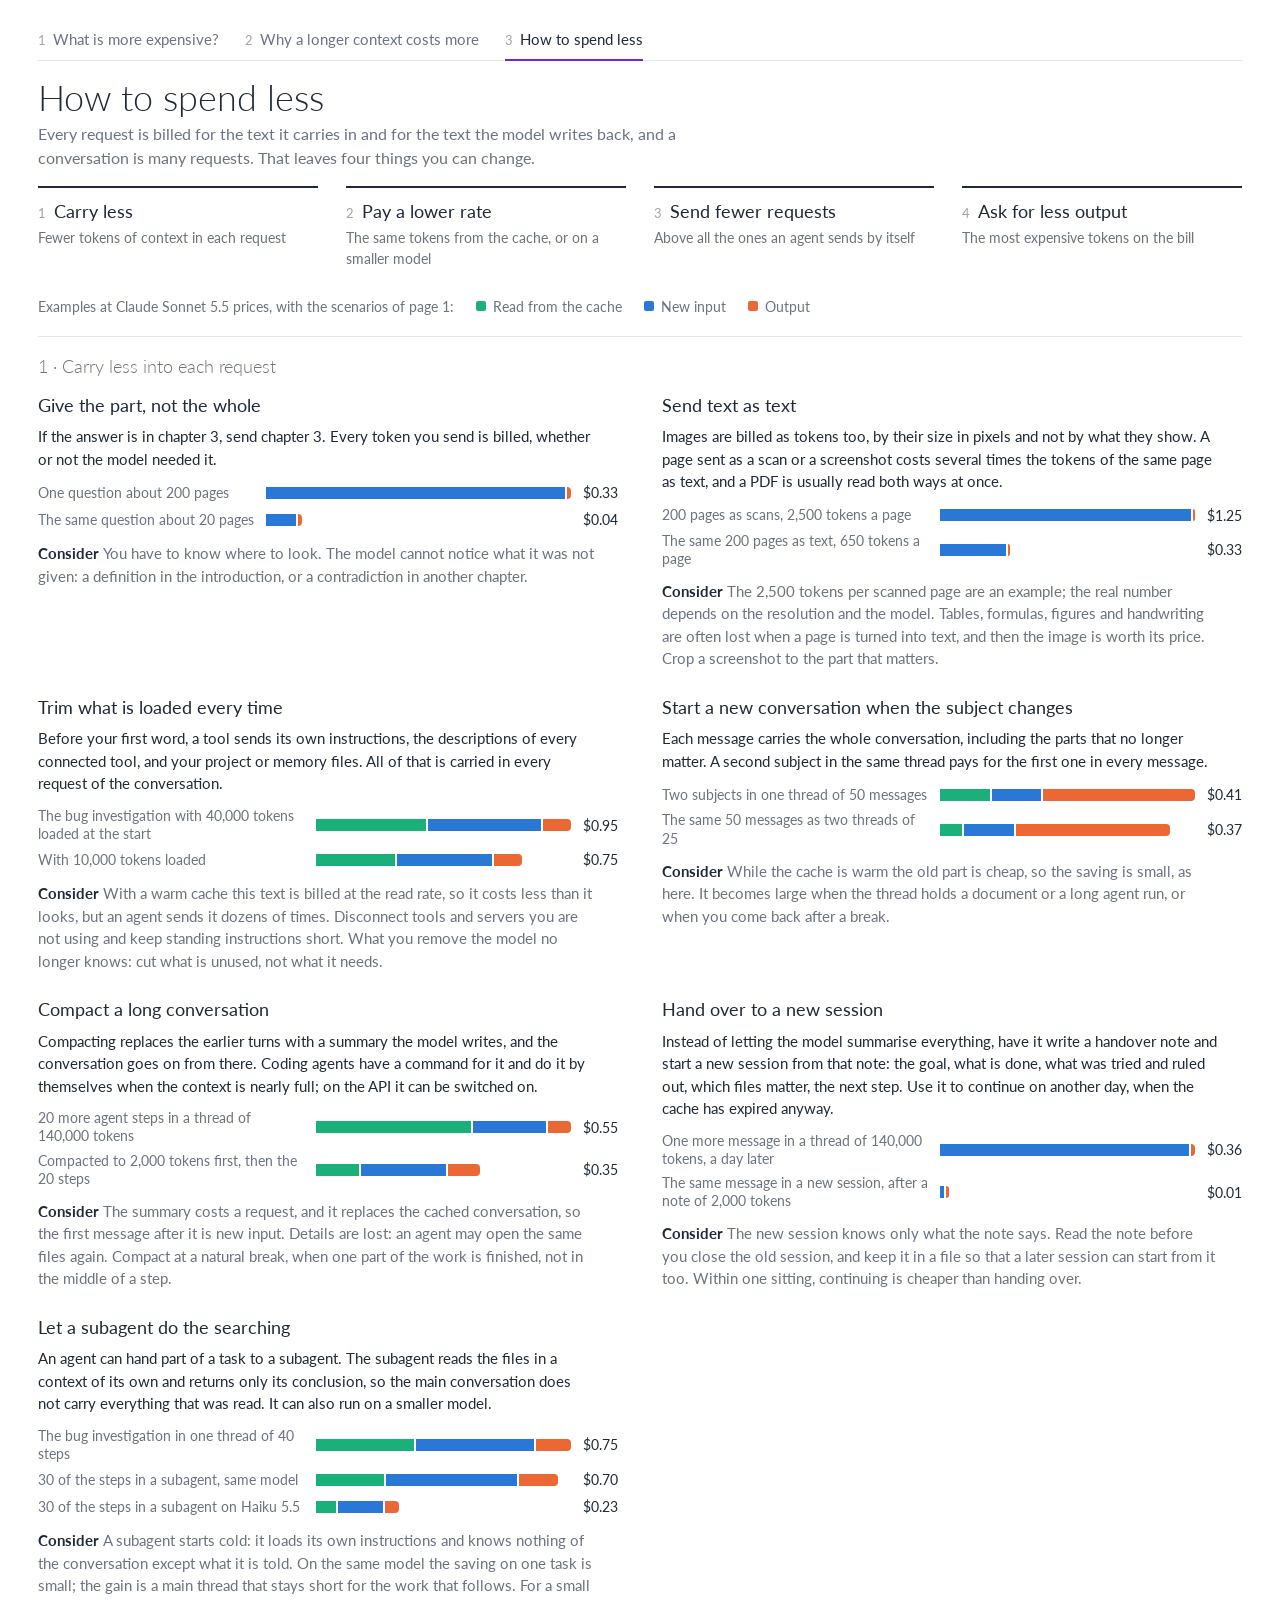
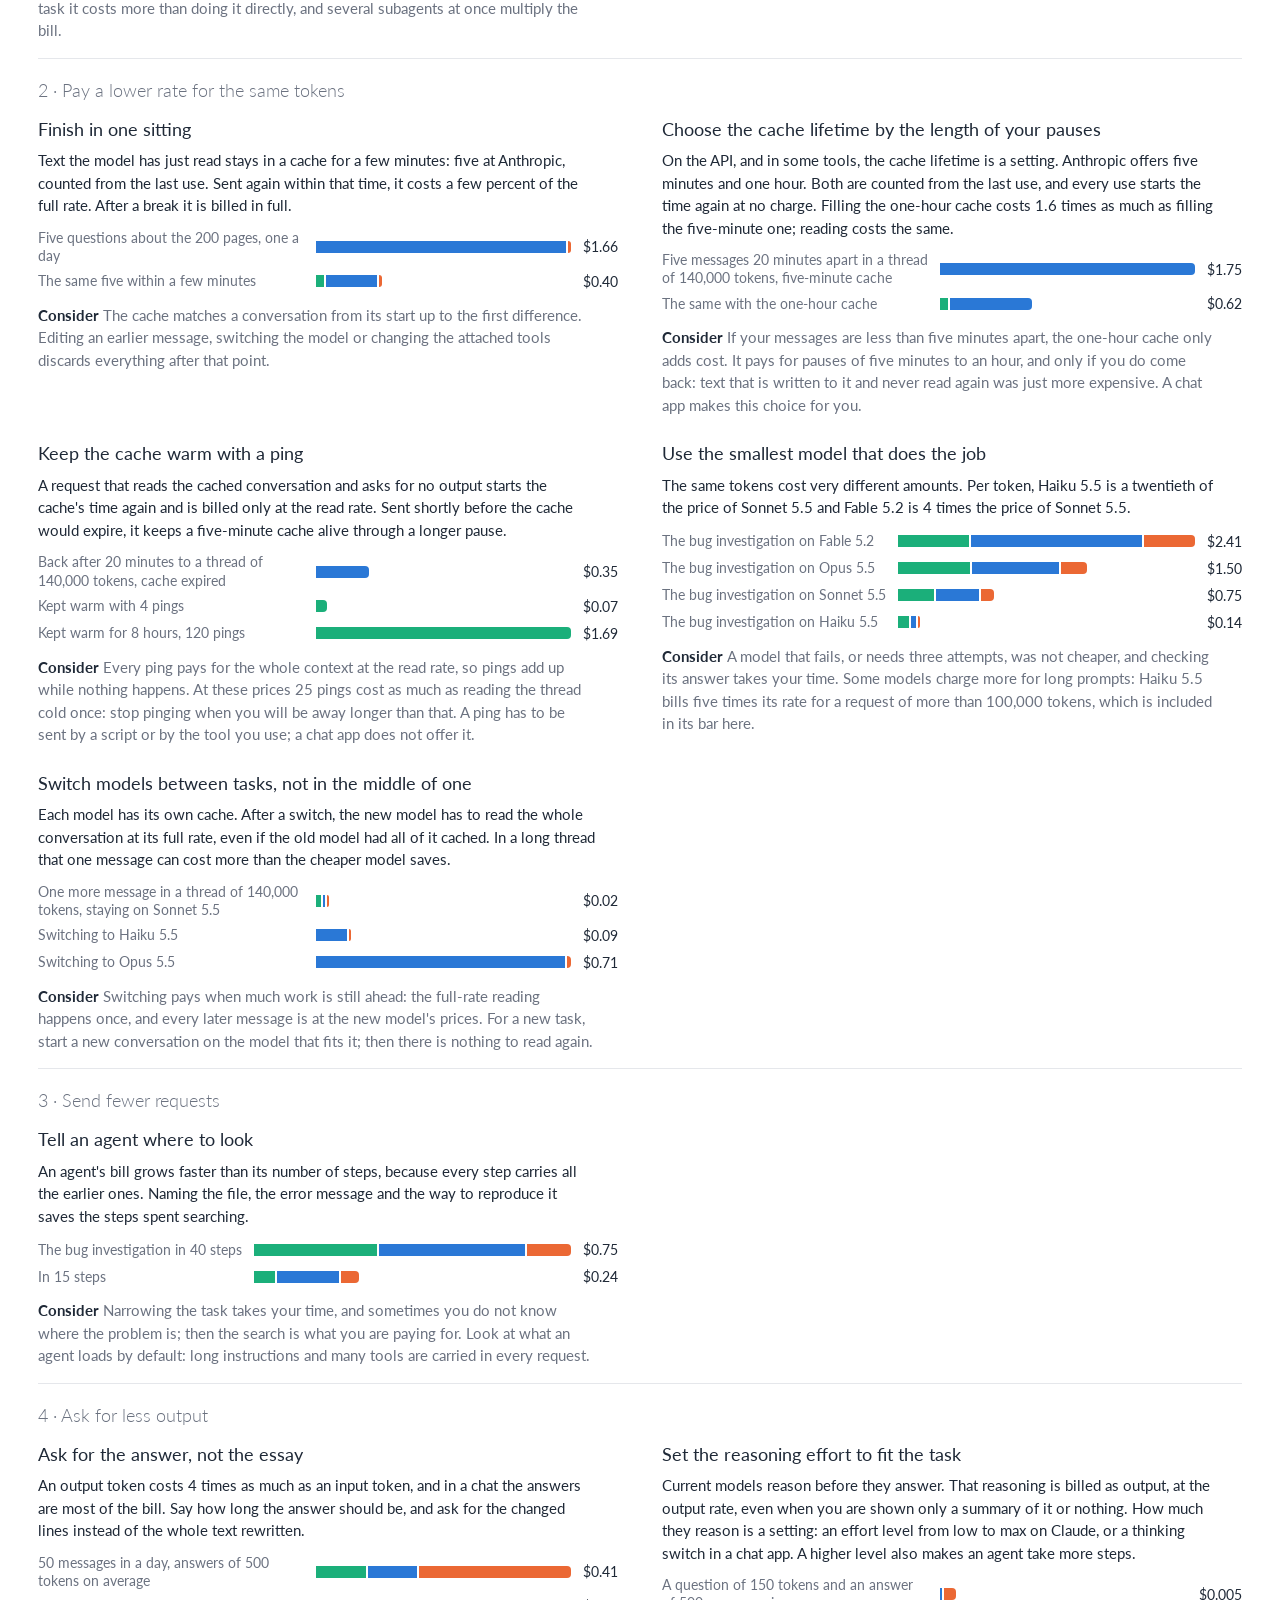
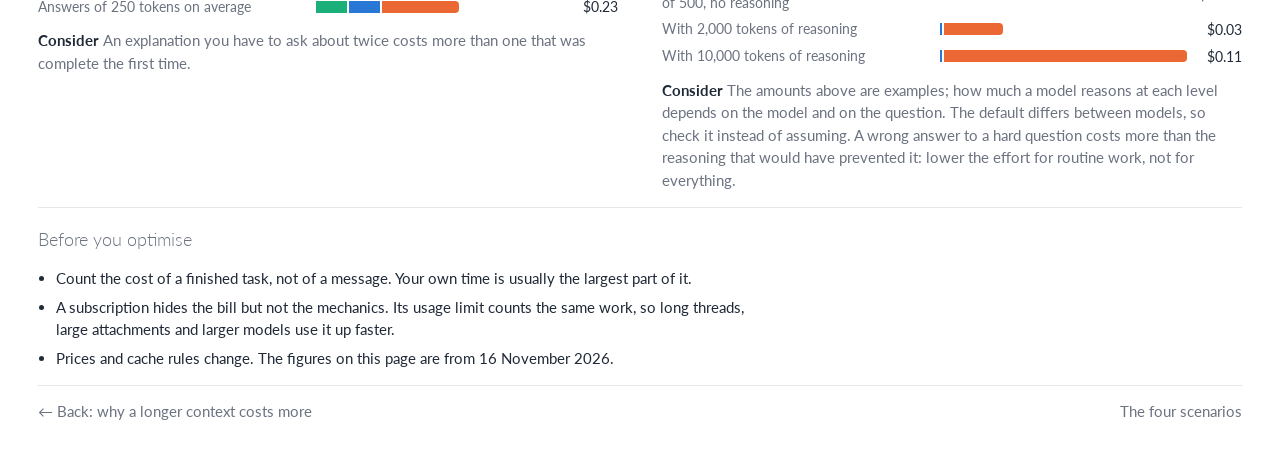
<file: options.html>
<!DOCTYPE html>
<html lang="en">
<head>
<meta charset="utf-8">
<meta name="viewport" content="width=device-width, initial-scale=1">
<title>How to spend less</title>
<link rel="preconnect" href="https://fonts.googleapis.com">
<link rel="preconnect" href="https://fonts.gstatic.com" crossorigin>
<link href="https://fonts.googleapis.com/css2?family=Lato:wght@300;400;700&display=swap" rel="stylesheet">
<link rel="stylesheet" href="site.css">
</head>
<body>
<div class="wrap">

  <nav class="site-nav" aria-label="Pages">
    <a href="question.html"><span class="num">1</span>What is more expensive?</a>
    <a href="index.html"><span class="num">2</span>Why a longer context costs more</a>
    <a href="options.html" aria-current="page"><span class="num">3</span>How to spend less</a>
  </nav>

  <header>
    <h1>How to spend less</h1>
    <p class="lede">Every request is billed for the text it carries in and for the text the model writes back, and a conversation is many requests. That leaves four things you can change.</p>
  </header>

  <ol class="terms">
    <li><a href="#context">Carry less</a><span>Fewer tokens of context in each request</span></li>
    <li><a href="#rate">Pay a lower rate</a><span>The same tokens from the cache, or on a smaller model</span></li>
    <li><a href="#requests">Send fewer requests</a><span>Above all the ones an agent sends by itself</span></li>
    <li><a href="#output">Ask for less output</a><span>The most expensive tokens on the bill</span></li>
  </ol>

  <section class="bar-row" aria-label="Key">
    <span>Examples at Claude Sonnet 5.5 prices, with the scenarios of page 1:</span>
    <span class="key"><span class="sw read"></span>Read from the cache</span>
    <span class="key"><span class="sw write"></span>New input</span>
    <span class="key"><span class="sw out"></span>Output</span>
  </section>

  <main style="display: contents">

  <section class="group" id="context" style="border-top: 0; padding-top: 0">
    <h2>1 · Carry less into each request</h2>
    <div class="opts">
      <article class="opt">
        <h3>Give the part, not the whole</h3>
        <p>If the answer is in chapter 3, send chapter 3. Every token you send is billed, whether or not the model needed it.</p>
        <div class="ex" data-ex="part"></div>
        <p class="consider"><b>Consider</b>You have to know where to look. The model cannot notice what it was not given: a definition in the introduction, or a contradiction in another chapter.</p>
      </article>
      <article class="opt">
        <h3>Send text as text</h3>
        <p>Images are billed as tokens too, by their size in pixels and not by what they show. A page sent as a scan or a screenshot costs several times the tokens of the same page as text, and a PDF is usually read both ways at once.</p>
        <div class="ex" data-ex="scan"></div>
        <p class="consider"><b>Consider</b>The 2,500 tokens per scanned page are an example; the real number depends on the resolution and the model. Tables, formulas, figures and handwriting are often lost when a page is turned into text, and then the image is worth its price. Crop a screenshot to the part that matters.</p>
      </article>
      <article class="opt">
        <h3>Trim what is loaded every time</h3>
        <p>Before your first word, a tool sends its own instructions, the descriptions of every connected tool, and your project or memory files. All of that is carried in every request of the conversation.</p>
        <div class="ex" data-ex="base"></div>
        <p class="consider"><b>Consider</b>With a warm cache this text is billed at the read rate, so it costs less than it looks, but an agent sends it dozens of times. Disconnect tools and servers you are not using and keep standing instructions short. What you remove the model no longer knows: cut what is unused, not what it needs.</p>
      </article>
      <article class="opt">
        <h3>Start a new conversation when the subject changes</h3>
        <p>Each message carries the whole conversation, including the parts that no longer matter. A second subject in the same thread pays for the first one in every message.</p>
        <div class="ex" data-ex="split"></div>
        <p class="consider"><b>Consider</b>While the cache is warm the old part is cheap, so the saving is small, as here. It becomes large when the thread holds a document or a long agent run, or when you come back after a break.</p>
      </article>
      <article class="opt">
        <h3>Compact a long conversation</h3>
        <p>Compacting replaces the earlier turns with a summary the model writes, and the conversation goes on from there. Coding agents have a command for it and do it by themselves when the context is nearly full; on the API it can be switched on.</p>
        <div class="ex" data-ex="compact"></div>
        <p class="consider"><b>Consider</b>The summary costs a request, and it replaces the cached conversation, so the first message after it is new input. Details are lost: an agent may open the same files again. Compact at a natural break, when one part of the work is finished, not in the middle of a step.</p>
      </article>
      <article class="opt">
        <h3>Hand over to a new session</h3>
        <p>Instead of letting the model summarise everything, have it write a handover note and start a new session from that note: the goal, what is done, what was tried and ruled out, which files matter, the next step. Use it to continue on another day, when the cache has expired anyway.</p>
        <div class="ex" data-ex="fresh"></div>
        <p class="consider"><b>Consider</b>The new session knows only what the note says. Read the note before you close the old session, and keep it in a file so that a later session can start from it too. Within one sitting, continuing is cheaper than handing over.</p>
      </article>
      <article class="opt">
        <h3>Let a subagent do the searching</h3>
        <p>An agent can hand part of a task to a subagent. The subagent reads the files in a context of its own and returns only its conclusion, so the main conversation does not carry everything that was read. It can also run on a smaller model.</p>
        <div class="ex" data-ex="sub"></div>
        <p class="consider"><b>Consider</b>A subagent starts cold: it loads its own instructions and knows nothing of the conversation except what it is told. On the same model the saving on one task is small; the gain is a main thread that stays short for the work that follows. For a small task it costs more than doing it directly, and several subagents at once multiply the bill.</p>
      </article>
    </div>
  </section>

  <section class="group" id="rate">
    <h2>2 · Pay a lower rate for the same tokens</h2>
    <div class="opts">
      <article class="opt">
        <h3>Finish in one sitting</h3>
        <p>Text the model has just read stays in a cache for a few minutes: five at Anthropic, counted from the last use. Sent again within that time, it costs a few percent of the full rate. After a break it is billed in full.</p>
        <div class="ex" data-ex="sitting"></div>
        <p class="consider"><b>Consider</b>The cache matches a conversation from its start up to the first difference. Editing an earlier message, switching the model or changing the attached tools discards everything after that point.</p>
      </article>
      <article class="opt">
        <h3>Choose the cache lifetime by the length of your pauses</h3>
        <p>On the API, and in some tools, the cache lifetime is a setting. Anthropic offers five minutes and one hour. Both are counted from the last use, and every use starts the time again at no charge. Filling the one-hour cache costs <span id="hour-ratio"></span> times as much as filling the five-minute one; reading costs the same.</p>
        <div class="ex" data-ex="ttl"></div>
        <p class="consider"><b>Consider</b>If your messages are less than five minutes apart, the one-hour cache only adds cost. It pays for pauses of five minutes to an hour, and only if you do come back: text that is written to it and never read again was just more expensive. A chat app makes this choice for you.</p>
      </article>
      <article class="opt">
        <h3>Keep the cache warm with a ping</h3>
        <p>A request that reads the cached conversation and asks for no output starts the cache's time again and is billed only at the read rate. Sent shortly before the cache would expire, it keeps a five-minute cache alive through a longer pause.</p>
        <div class="ex" data-ex="ping"></div>
        <p class="consider"><b>Consider</b>Every ping pays for the whole context at the read rate, so pings add up while nothing happens. At these prices <span id="ping-even"></span> pings cost as much as reading the thread cold once: stop pinging when you will be away longer than that. A ping has to be sent by a script or by the tool you use; a chat app does not offer it.</p>
      </article>
      <article class="opt">
        <h3>Use the smallest model that does the job</h3>
        <p>The same tokens cost very different amounts. Per token, <span id="ratio-small"></span> and <span id="ratio-big"></span>.</p>
        <div class="ex" data-ex="model"></div>
        <p class="consider"><b>Consider</b>A model that fails, or needs three attempts, was not cheaper, and checking its answer takes your time. Some models charge more for long prompts: Haiku 5.5 bills five times its rate for a request of more than 100,000 tokens, which is included in its bar here.</p>
      </article>
      <article class="opt">
        <h3>Switch models between tasks, not in the middle of one</h3>
        <p>Each model has its own cache. After a switch, the new model has to read the whole conversation at its full rate, even if the old model had all of it cached. In a long thread that one message can cost more than the cheaper model saves.</p>
        <div class="ex" data-ex="switch"></div>
        <p class="consider"><b>Consider</b>Switching pays when much work is still ahead: the full-rate reading happens once, and every later message is at the new model's prices. For a new task, start a new conversation on the model that fits it; then there is nothing to read again.</p>
      </article>
    </div>
  </section>

  <section class="group" id="requests">
    <h2>3 · Send fewer requests</h2>
    <div class="opts">
      <article class="opt">
        <h3>Tell an agent where to look</h3>
        <p>An agent's bill grows faster than its number of steps, because every step carries all the earlier ones. Naming the file, the error message and the way to reproduce it saves the steps spent searching.</p>
        <div class="ex" data-ex="steps"></div>
        <p class="consider"><b>Consider</b>Narrowing the task takes your time, and sometimes you do not know where the problem is; then the search is what you are paying for. Look at what an agent loads by default: long instructions and many tools are carried in every request.</p>
      </article>
    </div>
  </section>

  <section class="group" id="output">
    <h2>4 · Ask for less output</h2>
    <div class="opts">
      <article class="opt">
        <h3>Ask for the answer, not the essay</h3>
        <p>An output token costs <span id="out-ratio"></span> times as much as an input token, and in a chat the answers are most of the bill. Say how long the answer should be, and ask for the changed lines instead of the whole text rewritten.</p>
        <div class="ex" data-ex="short"></div>
        <p class="consider"><b>Consider</b>An explanation you have to ask about twice costs more than one that was complete the first time.</p>
      </article>
      <article class="opt">
        <h3>Set the reasoning effort to fit the task</h3>
        <p>Current models reason before they answer. That reasoning is billed as output, at the output rate, even when you are shown only a summary of it or nothing. How much they reason is a setting: an effort level from low to max on Claude, or a thinking switch in a chat app. A higher level also makes an agent take more steps.</p>
        <div class="ex" data-ex="effort"></div>
        <p class="consider"><b>Consider</b>The amounts above are examples; how much a model reasons at each level depends on the model and on the question. The default differs between models, so check it instead of assuming. A wrong answer to a hard question costs more than the reasoning that would have prevented it: lower the effort for routine work, not for everything.</p>
      </article>
    </div>
  </section>

  <section class="group">
    <h2>Before you optimise</h2>
    <ul class="closing">
      <li>Count the cost of a finished task, not of a message. Your own time is usually the largest part of it.</li>
      <li>A subscription hides the bill but not the mechanics. Its usage limit counts the same work, so long threads, large attachments and larger models use it up faster.</li>
      <li>Prices and cache rules change. The figures on this page are from 16 November 2026.</li>
    </ul>
  </section>

  </main>

  <footer class="next">
    <a href="index.html">← Back: why a longer context costs more</a>
    <a href="question.html">The four scenarios</a>
  </footer>

</div>

<script src="scenarios.js"></script>
<script>
(function () {
  "use strict";
  var A = window.AICost, M = A.MODELS, S = M.sonnet;
  /* Filling Anthropic's one-hour cache costs 2 times the plain input price and the five-minute cache
     1.25 times. `write` in MODELS is the five-minute price, so the one-hour price is HOUR times it. */
  var HOUR = 2 / 1.25;
  /* a row can also be given as a ready bill instead of a list of requests */
  function money(read, write, out) { return { read: read, write: write, out: out, total: read + write + out }; }
  function plus(a, b) { return money(a.read + b.read, a.write + b.write, a.out + b.out); }
  function twice(a) { return plus(a, a); }
  /* each example is a list of rows: [label, requests, model, batch] */
  var EX = {
    part: [
      ["One question about 200 pages", A.doc()],
      ["The same question about 20 pages", A.doc({ pages: 20 })]
    ],
    scan: [
      ["200 pages as scans, 2,500 tokens a page", A.requests([{ add: 200 * 2500 + 100, out: 400 }])],
      ["The same 200 pages as text, " + A.PAGE + " tokens a page", A.doc()]
    ],
    base: [
      ["The bug investigation with 40,000 tokens loaded at the start", A.agent({ base: 40000 })],
      ["With 10,000 tokens loaded", A.agent()]
    ],
    sub: (function () {
      /* 30 of the 40 steps are searching. Done by a subagent, they leave the main thread with
         10 steps and one more result. Each agent loads its own 10,000 tokens at the start. */
      var main = A.bill(A.agent({ steps: 11 }));
      return [
        ["The bug investigation in one thread of 40 steps", A.agent()],
        ["30 of the steps in a subagent, same model", plus(main, A.bill(A.agent({ steps: 30 })))],
        ["30 of the steps in a subagent on Haiku 5.5", plus(main, A.bill(A.agent({ steps: 30 }), "haiku"))]
      ];
    })(),
    split: [
      ["Two subjects in one thread of 50 messages", A.chat({ n: 50, warm: true, vary: 11 })],
      ["The same 50 messages as two threads of 25", twice(A.bill(A.chat({ n: 25, warm: true, vary: 11 })))]
    ],
    compact: (function () {
      /* an agent at 140,000 tokens takes 20 more steps; each brings back 3,000 tokens and writes 250.
         Compacting first: one request that reads the thread and writes a summary of 2,000 tokens, then
         the same 20 steps from 12,000 tokens (instructions and summary), which are new input once. */
      var step = function (i) { return { add: 3000, out: 250, warm: true }; }, steps = [], k;
      for (k = 0; k < 20; k++) steps.push(step(k));
      var go = A.requests([{ add: 140000, out: 0 }].concat(steps)).slice(1);
      var sum = A.requests([{ add: 140000, out: 0 }, { add: 100, out: 2000, warm: true }]).slice(1);
      var after = A.requests([{ add: 12000 - 3000, out: 0, warm: true }].concat(steps.map(function (u, i) {
        return { add: u.add, out: u.out, warm: i > 0 };
      }))).slice(1);
      return [
        ["20 more agent steps in a thread of 140,000 tokens", go],
        ["Compacted to 2,000 tokens first, then the 20 steps", plus(A.bill(sum), A.bill(after))]
      ];
    })(),
    fresh: [
      ["One more message in a thread of 140,000 tokens, a day later", A.chat({ n: 1, first: 140000 })],
      ["The same message in a new session, after a note of 2,000 tokens", A.chat({ n: 1, first: 2000 })]
    ],
    ttl: (function () {
      /* a thread of 140,000 tokens and five messages in it, 20 minutes apart; the answers are left out */
      var n = 140000, w = n * S.write / 1e6, r = n * S.read / 1e6;
      return [
        ["Five messages 20 minutes apart in a thread of 140,000 tokens, five-minute cache", money(0, 5 * w, 0)],
        ["The same with the one-hour cache", money(4 * r, w * HOUR, 0)]
      ];
    })(),
    ping: (function () {
      var n = 140000, w = n * S.write / 1e6, r = n * S.read / 1e6;
      return [
        ["Back after 20 minutes to a thread of 140,000 tokens, cache expired", money(0, w, 0)],
        ["Kept warm with 4 pings", money(5 * r, 0, 0)],
        ["Kept warm for 8 hours, 120 pings", money(121 * r, 0, 0)]
      ];
    })(),
    sitting: [
      ["Five questions about the 200 pages, one a day", A.chat({ n: 5, user: 100, answer: 400, first: 200 * A.PAGE, warm: false })],
      ["The same five within a few minutes", A.chat({ n: 5, user: 100, answer: 400, first: 200 * A.PAGE, warm: true })]
    ],
    model: ["fable", "opus", "sonnet", "haiku"].map(function (id) {
      return ["The bug investigation on " + M[id].name, A.agent(), id];
    }),
    switch: ["sonnet", "haiku", "opus"].map(function (id) {
      /* one more message in a thread that Sonnet has in its cache: only that message is billed here */
      var next = A.requests([{ add: 140000, out: 0 }, { add: 150, out: 500, warm: id === "sonnet" }])[1];
      return [(id === "sonnet" ? "One more message in a thread of 140,000 tokens, staying on " : "Switching to ") + M[id].name, [next], id];
    }),
    effort: [0, 2000, 10000].map(function (think) {
      return [think ? "With " + A.tokens(think) + " tokens of reasoning" : "A question of 150 tokens and an answer of 500, no reasoning",
              A.requests([{ add: 150, out: 500 + think }])];
    }),
    steps: [
      ["The bug investigation in 40 steps", A.agent()],
      ["In 15 steps", A.agent({ steps: 15 })]
    ],
    short: [
      ["50 messages in a day, answers of 500 tokens on average", A.chat({ n: 50, warm: true, vary: 11 })],
      ["Answers of 250 tokens on average", A.chat({ n: 50, warm: true, vary: 11, answer: 250 })]
    ]
  };
  var PARTS = [["read", "read from the cache"], ["write", "new input"], ["out", "output"]];
  function add(parent, tag, cls, text) {
    var node = document.createElement(tag);
    node.className = cls;
    if (text !== undefined) node.textContent = text;
    parent.appendChild(node);
    return node;
  }
  document.querySelectorAll("[data-ex]").forEach(function (box) {
    var rows = EX[box.getAttribute("data-ex")].map(function (r) { return { label: r[0], bill: Array.isArray(r[1]) ? A.bill(r[1], r[2], r[3]) : r[1] }; });
    var top = Math.max.apply(null, rows.map(function (r) { return r.bill.total; }));
    box.setAttribute("role", "list");
    rows.forEach(function (r) {
      var split = PARTS.filter(function (p) { return r.bill[p[0]]; })
        .map(function (p) { return A.dollars(r.bill[p[0]]) + " " + p[1]; }).join(", ");
      add(box, "span", "lab", r.label);
      var stack = add(box, "span", "stack");
      stack.title = split;
      PARTS.forEach(function (p) {
        if (!r.bill[p[0]]) return;
        add(stack, "i", p[0]).style.width = (100 * r.bill[p[0]] / top).toFixed(2) + "%";
      });
      var amt = add(box, "span", "amt", A.dollars(r.bill.total));
      amt.setAttribute("aria-label", A.dollars(r.bill.total) + ": " + split);
    });
  });

  function times(a, b) {
    var k = a / b;
    return k >= 1 ? fmt(k) + " times the price of " : "a " + ordinal(1 / k) + " of the price of ";
  }
  function fmt(k) { return String(parseFloat(k.toFixed(1))); }
  function ordinal(k) {
    var names = { 2: "half", 4: "quarter", 5: "fifth", 10: "tenth", 20: "twentieth" };
    return names[Math.round(k)] || fmt(k) + "th";
  }
  document.getElementById("ratio-small").textContent = "Haiku 5.5 is " + times(M.haiku.write, M.sonnet.write) + "Sonnet 5.5";
  document.getElementById("ratio-big").textContent = "Fable 5.2 is " + times(M.fable.write, M.sonnet.write) + "Sonnet 5.5";
  document.getElementById("hour-ratio").textContent = fmt(HOUR);
  document.getElementById("ping-even").textContent = String(Math.round(S.write / S.read));
  document.getElementById("out-ratio").textContent = fmt(M.sonnet.out / M.sonnet.write);
})();
</script>
</body>
</html>
</file>
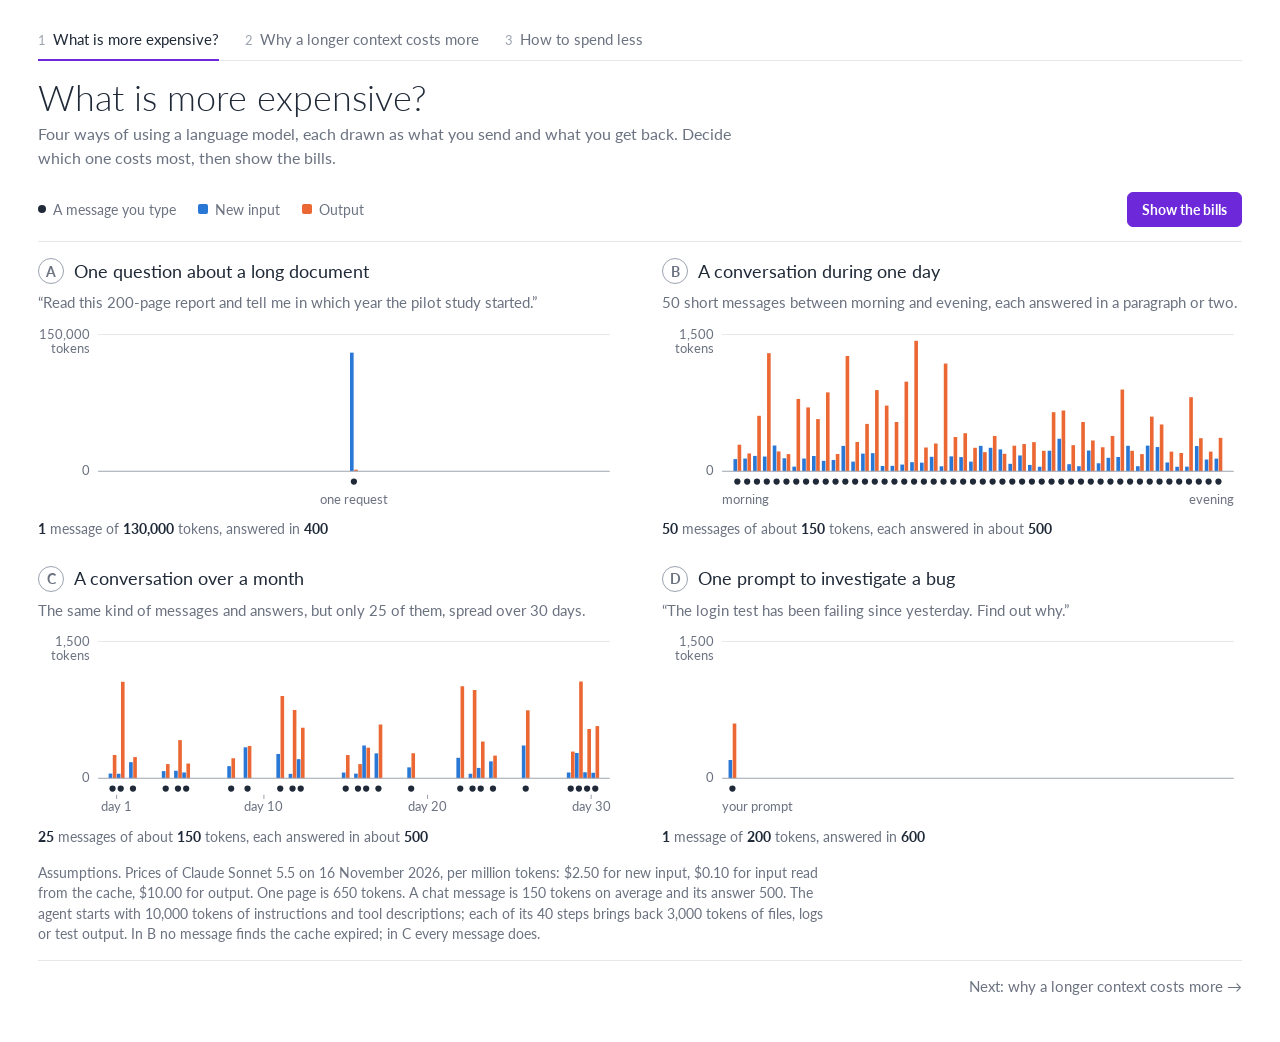
<file: question.html>
<!DOCTYPE html>
<html lang="en">
<head>
<meta charset="utf-8">
<meta name="viewport" content="width=device-width, initial-scale=1">
<title>What is more expensive?</title>
<link rel="preconnect" href="https://fonts.googleapis.com">
<link rel="preconnect" href="https://fonts.gstatic.com" crossorigin>
<link href="https://fonts.googleapis.com/css2?family=Lato:wght@300;400;700&display=swap" rel="stylesheet">
<link rel="stylesheet" href="site.css">
</head>
<body>
<div class="wrap">

  <nav class="site-nav" aria-label="Pages">
    <a href="question.html" aria-current="page"><span class="num">1</span>What is more expensive?</a>
    <a href="index.html"><span class="num">2</span>Why a longer context costs more</a>
    <a href="options.html"><span class="num">3</span>How to spend less</a>
  </nav>

  <header>
    <h1>What is more expensive?</h1>
    <p class="lede">Four ways of using a language model, each drawn as what you send and what you get back. Decide which one costs most, then show the bills.</p>
  </header>

  <section class="bar-row" aria-label="Key">
    <span class="key"><span class="sw dot"></span>A message you type</span>
    <span class="key"><span class="sw write"></span>New input</span>
    <span class="key"><span class="sw out"></span>Output</span>
    <span class="key only-open"><span class="sw read"></span>Read from the cache</span>
    <span class="key only-open">One bar per request, as tall as all the text the model reads for it</span>
    <button type="button" class="primary push" id="reveal" aria-pressed="false">Show the bills</button>
  </section>

  <main class="cards">
    <article class="card" data-id="doc">
      <h2><span class="tag">A</span>One question about a long document</h2>
      <p class="say">“Read this 200-page report and tell me in which year the pilot study started.”</p>
      <svg viewBox="0 0 560 186" role="img"></svg>
      <p class="facts"></p>
      <div class="bill only-open"></div>
    </article>

    <article class="card" data-id="day">
      <h2><span class="tag">B</span>A conversation during one day</h2>
      <p class="say">50 short messages between morning and evening, each answered in a paragraph or two.</p>
      <svg viewBox="0 0 560 186" role="img"></svg>
      <p class="facts"></p>
      <div class="bill only-open"></div>
    </article>

    <article class="card" data-id="month">
      <h2><span class="tag">C</span>A conversation over a month</h2>
      <p class="say">The same kind of messages and answers, but only 25 of them, spread over 30 days.</p>
      <svg viewBox="0 0 560 186" role="img"></svg>
      <p class="facts"></p>
      <div class="bill only-open"></div>
    </article>

    <article class="card" data-id="agent">
      <h2><span class="tag">D</span>One prompt to investigate a bug</h2>
      <p class="say">“The login test has been failing since yesterday. Find out why.”</p>
      <svg viewBox="0 0 560 186" role="img"></svg>
      <p class="facts"></p>
      <div class="bill only-open"></div>
    </article>
  </main>

  <section class="answer only-open" aria-label="The answer" aria-live="polite">
    <p class="order" id="order"></p>
    <p>The bill does not follow the number of messages you type. It follows how many requests are sent, how much text each one carries, and whether that text is still in the cache.</p>
    <p>The answers are too short to see in the bars above, a few hundred tokens in each request, but an output token costs <span id="out-ratio"></span> times as much as an input token.</p>
  </section>

  <p class="fine" id="assume"></p>

  <footer class="next">
    <span></span>
    <a href="index.html">Next: why a longer context costs more →</a>
  </footer>

</div>

<script src="scenarios.js"></script>
<script>
(function () {
  "use strict";
  var A = window.AICost, NS = "http://www.w3.org/2000/svg";
  var MODEL = "sonnet", m = A.MODELS[MODEL];
  var ORDER = ["doc", "day", "month", "agent"], TAG = { doc: "A", day: "B", month: "C", agent: "D" };
  function el(name, attrs, parent, text) {
    var node = document.createElementNS(NS, name);
    for (var k in attrs) node.setAttribute(k, attrs[k]);
    if (text !== undefined) node.textContent = text;
    if (parent) parent.appendChild(node);
    return node;
  }
  function sum(reqs, key) { return reqs.reduce(function (s, r) { return s + r[key]; }, 0); }

  var data = {};
  ORDER.forEach(function (id) {
    var reqs = A.SCENARIOS[id]();
    data[id] = { reqs: reqs, bill: A.bill(reqs, MODEL), max: Math.max.apply(null, reqs.map(function (r) { return r.input; })) };
  });
  var top = Math.max.apply(null, ORDER.map(function (id) { return data[id].bill.total; }));

  /* ---------- the figure ---------- */
  /* Each card has two drawings on the same time axis. Before the bills are shown (group .only-shut):
     what you see when you use the model, per message the new input you send and beside it the
     output you get back. Its vertical scale is the card's own, because a message of 150 tokens
     and a document of 130,000 cannot share one. After (group .only-open): one bar per request,
     as tall as all the text the model reads for it, on the same scale and with the same bar
     width in all four cards, so that bar area is tokens read.
     The vertical axis has two marks, 0 and the top, written in the gutter left of the plot. */
  var L = 58, R = 552, TOP = 14, BASE = 146, YMAX = 150000, BW = 6;
  var xOf = function (t) { return L + 10 + t * (R - L - 20); };
  function label(svg, x, anchor, text) {
    return el("text", { "class": "fig-text", x: x, y: BASE + 32, "text-anchor": anchor }, svg, text);
  }
  function axis(g, ymax) {
    el("line", { "class": "fig-grid", x1: L, x2: R, y1: TOP, y2: TOP }, g);
    el("text", { "class": "fig-text", x: L - 8, y: TOP + 4, "text-anchor": "end" }, g, A.tokens(ymax));
    el("text", { "class": "fig-text", x: L - 8, y: TOP + 18, "text-anchor": "end" }, g, "tokens");
    el("text", { "class": "fig-text", x: L - 8, y: BASE + 4, "text-anchor": "end" }, g, "0");
  }
  /* what you send and what you get back, per message; for the agent only your prompt and its final answer */
  function seen(id) {
    var reqs = data[id].reqs;
    if (id === "agent") return [{ t: 0, add: 200, out: reqs[reqs.length - 1].out }];
    return reqs.map(function (r) { return { t: r.t, add: r.add, out: r.out }; });
  }
  function draw(id, svg) {
    var reqs = data[id].reqs;
    var shut = el("g", { "class": "only-shut" }, svg), open = el("g", { "class": "only-open" }, svg);

    /* before: new input and output side by side; anything above zero is at least 1.5 units tall */
    var list = seen(id), ymax = id === "doc" ? YMAX : 1500, w = 3.5;
    axis(shut, ymax);
    list.forEach(function (r) {
      [["write", r.add, -w - 0.25], ["out", r.out, 0.25]].forEach(function (p) {
        var h = Math.max(1.5, p[1] * (BASE - TOP) / ymax);
        el("rect", { "class": "now " + p[0], x: (xOf(r.t) + p[2]).toFixed(2), y: (BASE - h).toFixed(2), width: w, height: h.toFixed(2) }, shut);
      });
    });

    /* after: one stacked bar per request */
    axis(open, YMAX);
    reqs.forEach(function (r) {
      var x = xOf(r.t) - BW / 2, y = BASE;
      [["read", r.read], ["write", r.write], ["out", r.out]].forEach(function (p) {
        var h = p[1] * (BASE - TOP) / YMAX;
        if (h <= 0) return;
        y -= h;
        el("rect", { "class": "seg " + p[0], x: x.toFixed(2), y: y.toFixed(2), width: BW, height: h.toFixed(2) }, open);
      });
      if (r.by === "you") el("circle", { "class": "fig-you", cx: xOf(r.t).toFixed(2), cy: BASE + 10, r: 3 }, svg);
    });
    el("line", { "class": "fig-base", x1: L, x2: R, y1: BASE, y2: BASE }, svg);
    if (id === "doc") label(svg, xOf(0.5), "middle", "one request");
    if (id === "day") { label(svg, L, "start", "morning"); label(svg, R, "end", "evening"); }
    if (id === "month") {
      [1, 10, 20, 30].forEach(function (d) {
        var x = xOf((d - 0.5) / 30);
        label(svg, x, "middle", "day " + d);
        el("line", { "class": "fig-base", x1: x, x2: x, y1: BASE + 16, y2: BASE + 20 }, svg);
      });
    }
    if (id === "agent") {
      /* what the agent does by itself is part of the answer, so it is drawn only after the bills are shown */
      var a = xOf(reqs[1].t) - BW / 2, b = xOf(1) + BW / 2, y0 = BASE + 10;
      el("path", { "class": "fig-span", d: "M" + a + " " + (y0 - 4) + " v4 H" + b + " v-4" }, open);
      label(svg, L, "start", "your prompt");
      label(open, (a + b) / 2, "middle", "then " + (reqs.length - 1) + " requests the agent sends by itself");
      label(open, R, "end", "ten minutes later");
    }
    svg.setAttribute("aria-label", list.length === 1
      ? "One message of " + A.tokens(A.round2(list[0].add)) + " tokens and an answer of " + A.tokens(list[0].out) +
        " tokens. The requests behind it are drawn when the bills are shown."
      : list.length + " messages of about 150 tokens, each with an answer of about 500 tokens. " +
        "The requests behind them are drawn when the bills are shown.");
  }

  /* ---------- the bill and the sentence under it ---------- */
  var WHY = {
    doc: function (d) {
      return "One request, and none of it has been seen before: all " + A.tokens(A.round2(d.max)) +
        " tokens are billed at the full input rate.";
    },
    day: function (d) {
      return "Every message sends the whole conversation again. We assume that no pause is long enough for the cache to expire, " +
        "so the earlier part is billed at " + Math.round(100 * m.read / m.write) + "% of the full rate. The answers are " +
        Math.round(100 * d.bill.out / d.bill.total) + "% of the bill.";
    },
    month: function (d) {
      var nB = data.day.reqs.length, per = d.bill.total / d.reqs.length, perB = data.day.bill.total / nB;
      return "Hours or days pass between two messages, so each one finds the cache expired and pays the full rate for the whole " +
        "conversation so far. There are " + d.reqs.length + " messages against " + nB + " in B, but one message costs " +
        (per / perB).toFixed(1) + " times as much.";
    },
    agent: function (d) {
      return "You type one prompt and the agent sends " + d.reqs.length + " requests. Every file it opens and every test it runs " +
        "is another request, and each one carries everything gathered so far. Added up, the model reads " +
        (sum(d.reqs, "input") / 1e6).toFixed(1) + " million tokens.";
    }
  };
  var PARTS = [["read", "read from the cache"], ["write", "new input"], ["out", "output"]];
  function fillBill(id, box) {
    var d = data[id], b = d.bill;
    var amt = document.createElement("span"); amt.className = "amt"; amt.textContent = A.dollars(b.total);
    var stack = document.createElement("span"); stack.className = "stack";
    PARTS.forEach(function (p) {
      if (!b[p[0]]) return;
      var seg = document.createElement("i"); seg.className = p[0];
      seg.style.width = (100 * b[p[0]] / top).toFixed(2) + "%";
      seg.title = p[1].charAt(0).toUpperCase() + p[1].slice(1) + ": " + A.dollars(b[p[0]]);
      stack.appendChild(seg);
    });
    var split = document.createElement("p"); split.className = "split";
    split.textContent = PARTS.filter(function (p) { return b[p[0]]; })
      .map(function (p) { return A.dollars(b[p[0]]) + " " + p[1]; }).join(" · ");
    var why = document.createElement("p"); why.className = "why"; why.textContent = WHY[id](d);
    box.appendChild(amt); box.appendChild(stack); box.appendChild(split); box.appendChild(why);
  }

  document.querySelectorAll(".card").forEach(function (card) {
    var id = card.getAttribute("data-id"), d = data[id], n = d.reqs.length;
    draw(id, card.querySelector("svg"));
    var first = id === "agent" ? { add: 200, out: d.reqs[n - 1].out } : d.reqs[0];
    var before = id === "day" || id === "month"
      ? "<b>" + n + "</b> messages of about <b>150</b> tokens, each answered in about <b>500</b>"
      : "<b>1</b> message of <b>" + A.tokens(A.round2(first.add)) + "</b> tokens, answered in <b>" + first.out + "</b>";
    var after = n === 1
      ? "<b>1</b> request of <b>" + A.tokens(A.round2(d.max)) + "</b> tokens"
      : "<b>" + n + "</b> requests, the last one of <b>" + A.tokens(A.round2(d.max)) + "</b> tokens";
    card.querySelector(".facts").innerHTML = "<span class=\"only-shut\">" + before + "</span><span class=\"only-open\">" + after + "</span>";
    fillBill(id, card.querySelector(".bill"));
  });

  var ranked = ORDER.slice().sort(function (a, b) { return data[b].bill.total - data[a].bill.total; });
  document.getElementById("order").innerHTML = ranked.map(function (id) {
    return "<span style=\"white-space: nowrap\"><b>" + TAG[id] + "</b> " + A.dollars(data[id].bill.total) + "</span>";
  }).join(" &nbsp;›&nbsp; ");
  document.getElementById("out-ratio").textContent = String(m.out / m.write);
  document.getElementById("assume").textContent =
    "Assumptions. Prices of Claude " + m.name + " on 16 November 2026, per million tokens: $" + m.write.toFixed(2) +
    " for new input, $" + m.read.toFixed(2) + " for input read from the cache, $" + m.out.toFixed(2) + " for output. " +
    "One page is " + A.PAGE + " tokens. A chat message is 150 tokens on average and its answer 500. The agent starts with 10,000 tokens of " +
    "instructions and tool descriptions; each of its 40 steps brings back 3,000 tokens of files, logs or test output. " +
    "In B no message finds the cache expired; in C every message does.";

  /* ---------- show and hide the bills ---------- */
  var btn = document.getElementById("reveal");
  btn.addEventListener("click", function () {
    var on = !document.body.classList.contains("revealed");
    document.body.classList.toggle("revealed", on);
    btn.setAttribute("aria-pressed", on);
    btn.textContent = on ? "Hide the bills" : "Show the bills";
  });
})();
</script>
</body>
</html>
</file>
<file: site.css>
/* Styles for question.html and options.html. index.html does not load this file: it keeps
   its own inline copy of the colour tokens, the base styles and the navigation. */
:root {
  color-scheme: light;
  --bg: #ffffff;
  --ink: #1f2937;
  --ink-2: #6b7280;
  --ink-3: #9ca3af;
  --rule: #e5e7eb;
  --slot: #eef0f3;
  --lane: #f4f6fb;
  --q: #4a90e2;
  --att: #6d28d9;
  /* what a token is billed as: read from the cache, new input, output */
  --c-read: #1baf7a;
  --c-write: #2a78d6;
  --c-out: #eb6834;
  --font: "Lato", "Segoe UI", "Helvetica Neue", Arial, sans-serif;
}
@media (prefers-color-scheme: dark) {
  :root:not([data-theme="light"]) {
    color-scheme: dark;
    --bg: #14161c;
    --ink: #e8eaf0;
    --ink-2: #a3a9b8;
    --ink-3: #737a8c;
    --rule: #2a2f3a;
    --slot: #20242d;
    --lane: #191c24;
    --q: #2f74c9;
    --att: #a07be8;
    --c-read: #199e70;
    --c-write: #3987e5;
    --c-out: #d95926;
  }
}
:root[data-theme="dark"] {
  color-scheme: dark;
  --bg: #14161c;
  --ink: #e8eaf0;
  --ink-2: #a3a9b8;
  --ink-3: #737a8c;
  --rule: #2a2f3a;
  --slot: #20242d;
  --lane: #191c24;
  --q: #2f74c9;
  --att: #a07be8;
  --c-read: #199e70;
  --c-write: #3987e5;
  --c-out: #d95926;
}

* { box-sizing: border-box; }
html, body { margin: 0; }
body {
  background: var(--bg);
  color: var(--ink);
  font-family: var(--font);
  font-size: 15px;
  line-height: 1.5;
}
.wrap {
  max-width: 1260px;
  margin: 0 auto;
  padding: 22px 28px 44px;
  display: flex;
  flex-direction: column;
  gap: 16px;
}
header { display: flex; flex-direction: column; gap: 4px; }
h1 {
  font-weight: 300;
  font-size: clamp(26px, 2.8vw, 36px);
  line-height: 1.15;
  margin: 0;
  text-wrap: balance;
}
.lede { margin: 0; color: var(--ink-2); font-size: 16px; max-width: 80ch; }
h2 { margin: 0; font-size: 18px; font-weight: 300; color: var(--ink-2); }
h3 { margin: 0; font-size: 18px; font-weight: 400; line-height: 1.3; text-wrap: balance; }
p { margin: 0; }
a { color: inherit; }
svg { display: block; width: 100%; height: auto; }
button {
  font: inherit;
  padding: 6px 14px;
  border-radius: 6px;
  border: 1px solid var(--ink-3);
  background: transparent;
  color: var(--ink);
  cursor: pointer;
}
button:hover { background: var(--slot); }
button.primary { background: var(--att); border-color: var(--att); color: var(--bg); font-weight: 700; }
button.primary:hover { background: var(--att); filter: brightness(1.12); }
button:focus-visible, a:focus-visible { outline: 3px solid var(--q); outline-offset: 2px; }

/* Navigation between the three pages (the same markup and rules are in index.html) */
.site-nav {
  display: flex;
  flex-wrap: wrap;
  gap: 0 26px;
  border-bottom: 1px solid var(--rule);
  font-size: 15px;
}
.site-nav a {
  display: inline-flex;
  align-items: baseline;
  gap: 7px;
  padding: 6px 0 8px;
  margin-bottom: -1px;
  border-bottom: 2px solid transparent;
  color: var(--ink-2);
  text-decoration: none;
}
.site-nav a:hover { color: var(--ink); }
.site-nav a[aria-current="page"] { color: var(--ink); border-bottom-color: var(--att); }
.site-nav .num { font-size: 13px; color: var(--ink-3); font-variant-numeric: tabular-nums; }

/* A row under the header: the key to the colours and, on the question page, the button */
.bar-row {
  display: flex;
  flex-wrap: wrap;
  align-items: center;
  gap: 8px 22px;
  padding: 6px 0 14px;
  border-bottom: 1px solid var(--rule);
  color: var(--ink-2);
  font-size: 14px;
  min-height: 52px;
}
.bar-row .push { margin-left: auto; }
.key { display: inline-flex; align-items: center; gap: 7px; white-space: nowrap; }
.sw { display: inline-block; width: 10px; height: 10px; border-radius: 2px; flex: none; }
.sw.req { width: 7px; height: 16px; border-radius: 2px 2px 0 0; background: var(--ink-3); }
.sw.dot { border-radius: 50%; background: var(--ink); width: 8px; height: 8px; }
.sw.read { background: var(--c-read); }
.sw.write { background: var(--c-write); }
.sw.out { background: var(--c-out); }

/* A bill drawn as one stacked bar: read from the cache, new input, output */
.stack { display: flex; gap: 2px; height: 12px; min-width: 0; }
.stack i { display: block; height: 100%; min-width: 2px; }
.stack i:last-child { border-radius: 0 4px 4px 0; }
.stack .read { background: var(--c-read); }
.stack .write { background: var(--c-write); }
.stack .out { background: var(--c-out); }
.amt { font-variant-numeric: tabular-nums; }

.fine { color: var(--ink-2); font-size: 13.5px; max-width: 100ch; }
.next { display: flex; flex-wrap: wrap; justify-content: space-between; gap: 8px 24px; padding-top: 14px; border-top: 1px solid var(--rule); }
.next a { color: var(--ink-2); text-decoration: none; }
.next a:hover { color: var(--ink); text-decoration: underline; }

/* ================= question.html ================= */
.cards { display: grid; grid-template-columns: repeat(2, minmax(0, 1fr)); gap: 26px 44px; }
.card { display: flex; flex-direction: column; gap: 6px; min-width: 0; }
.card h2 { color: var(--ink); font-weight: 400; display: flex; align-items: baseline; gap: 10px; }
.tag {
  flex: none; display: inline-grid; place-items: center; width: 26px; height: 26px; border-radius: 50%;
  border: 1px solid var(--ink-3); font-size: 14px; font-weight: 700; color: var(--ink-2); transform: translateY(-1px);
}
.say { color: var(--ink-2); min-height: 1.5em; }
.facts { color: var(--ink-2); font-size: 14px; font-variant-numeric: tabular-nums; }
.facts b { color: var(--ink); font-weight: 700; }
.fig-grid { stroke: var(--rule); stroke-width: 1; }
.fig-base { stroke: var(--ink-3); stroke-width: 1; }
.fig-text { fill: var(--ink-2); font-family: var(--font); font-size: 12.5px; }
.fig-you { fill: var(--ink); }
.fig-span { stroke: var(--ink-3); stroke-width: 1; fill: none; }
.seg.read { fill: var(--c-read); }
.seg.write, .now.write { fill: var(--c-write); }
.seg.out, .now.out { fill: var(--c-out); }
.bill { display: grid; grid-template-columns: 4.6em minmax(0, 1fr); gap: 4px 12px; align-items: center; margin-top: 2px; }
.bill .amt { font-size: 26px; font-weight: 300; line-height: 1.2; }
.bill .split, .bill .why { grid-column: 1 / -1; }
.bill .split { color: var(--ink-2); font-size: 13.5px; font-variant-numeric: tabular-nums; }
.bill .why { max-width: 62ch; }
.answer { display: flex; flex-direction: column; gap: 6px; padding-top: 16px; border-top: 1px solid var(--rule); }
.answer .order { font-size: 22px; font-weight: 300; font-variant-numeric: tabular-nums; }
.answer .order b { font-weight: 700; }
.answer p { max-width: 80ch; }
.only-open, .only-shut { display: none; }
.revealed .only-open { display: revert; }
body:not(.revealed) .only-shut { display: revert; }
.revealed .bill { display: grid; }
.revealed .answer { display: flex; }
.revealed .key.only-open { display: inline-flex; }
body:not(.revealed) .key.only-shut { display: inline-flex; }

/* ================= options.html ================= */
.terms { display: grid; grid-template-columns: repeat(4, minmax(0, 1fr)); gap: 12px 28px; margin: 0; padding: 0; list-style: none; counter-reset: term; }
.terms li { counter-increment: term; display: flex; flex-direction: column; gap: 2px; padding-top: 10px; border-top: 2px solid var(--ink); }
.terms a { text-decoration: none; font-size: 18px; }
.terms a::before { content: counter(term); color: var(--ink-3); font-size: 13px; margin-right: 8px; font-variant-numeric: tabular-nums; }
.terms a:hover { text-decoration: underline; }
.terms span { color: var(--ink-2); font-size: 14px; }
.group { display: flex; flex-direction: column; gap: 14px; padding-top: 18px; border-top: 1px solid var(--rule); scroll-margin-top: 12px; }
.opts { display: grid; grid-template-columns: repeat(2, minmax(0, 1fr)); gap: 26px 44px; }
.opt { display: flex; flex-direction: column; gap: 8px; min-width: 0; }
.opt p { max-width: 62ch; }
.consider { color: var(--ink-2); }
.consider b { color: var(--ink); font-weight: 700; margin-right: 4px; }
.ex { display: grid; grid-template-columns: max-content minmax(0, 1fr) max-content; gap: 6px 12px; align-items: center; margin: 4px 0; font-size: 14px; }
.ex .lab { color: var(--ink-2); max-width: 19em; line-height: 1.3; }
.ex .amt { text-align: right; color: var(--ink); }
.closing { margin: 0; padding-left: 18px; display: flex; flex-direction: column; gap: 6px; max-width: 80ch; }

@media (max-width: 760px) {
  .cards, .opts { grid-template-columns: minmax(0, 1fr); }
  .terms { grid-template-columns: repeat(2, minmax(0, 1fr)); }
  .bar-row .push { margin-left: 0; }
}
@media (max-width: 420px) {
  .wrap { padding: 16px 16px 32px; }
  .ex { grid-template-columns: minmax(0, 1fr) max-content; }
  .ex .lab { grid-column: 1 / -1; margin-bottom: -4px; }
}
</file>
